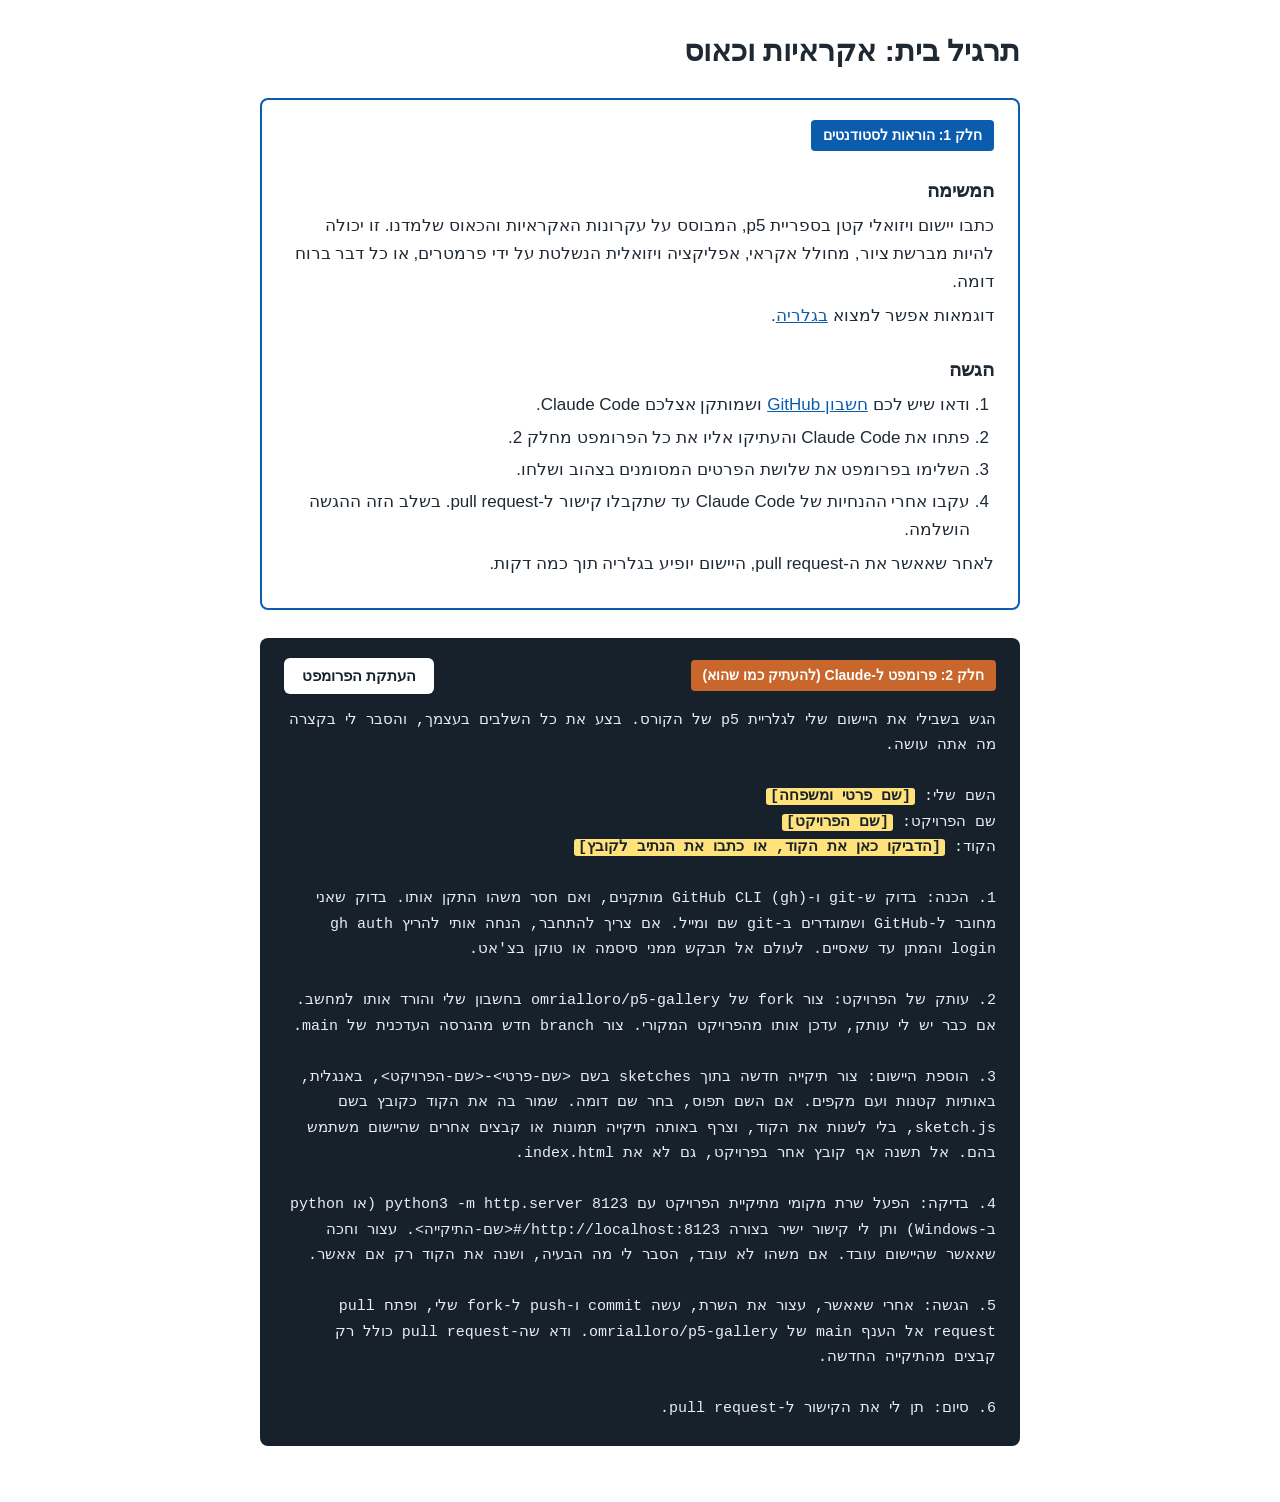
<file: instructions/index.html>
<!doctype html>
<html lang="he" dir="rtl">
<head>
  <meta charset="utf-8">
  <meta name="viewport" content="width=device-width, initial-scale=1">
  <title>תרגיל בית: אקראיות וכאוס</title>
  <style>
    :root { color-scheme: light; }
    * { box-sizing: border-box; }
    body {
      margin: 0; padding: 32px 16px 56px; background: #fff; color: #1f2933;
      font: 17px/1.65 Arial, "Helvetica Neue", sans-serif;
    }
    main { max-width: 760px; margin: 0 auto; }
    h1 { font-size: 30px; line-height: 1.25; margin: 0 0 28px; }
    h2 { font-size: 19px; margin: 24px 0 6px; }
    a { color: #0b5cad; overflow-wrap: anywhere; }
    ol { margin: 6px 0; padding-inline-start: 24px; }
    li { margin: 4px 0; }
    p { margin: 6px 0; }

    .tag {
      display: inline-block; padding: 4px 12px; border-radius: 4px;
      font-size: 14px; font-weight: 700; color: #fff;
    }

    /* Part for students: light, regular type */
    .students { border: 2px solid #0b5cad; border-radius: 8px; padding: 20px 24px 24px; }
    .students .tag { background: #0b5cad; }

    /* Part for Claude: dark, monospace type */
    .claude { margin-top: 28px; background: #17212b; color: #e8edf2; border-radius: 8px; padding: 20px 24px 24px; }
    .claude .tag { background: #c8662b; }
    .claude-head { display: flex; align-items: center; justify-content: space-between; gap: 12px; flex-wrap: wrap; margin-bottom: 14px; }
    #copy {
      font: 700 15px Arial, sans-serif; padding: 9px 18px; border: 0; border-radius: 6px;
      background: #fff; color: #17212b; cursor: pointer;
    }
    #copy:hover { background: #dfe6ec; }
    #prompt {
      margin: 0; white-space: pre-wrap; overflow-wrap: anywhere;
      font: 15px/1.7 "Courier New", Menlo, Consolas, monospace;
    }
    #prompt mark { background: #ffe27a; color: #17212b; padding: 0 4px; border-radius: 3px; font-weight: 700; }

    @media print {
      #copy { display: none; }
      body { padding: 0; }
      * { -webkit-print-color-adjust: exact; print-color-adjust: exact; }
    }
  </style>
</head>
<body>
<main>
  <h1>תרגיל בית: אקראיות וכאוס</h1>

  <section class="students">
    <span class="tag">חלק 1: הוראות לסטודנטים</span>

    <h2>המשימה</h2>
    <p>כתבו יישום ויזואלי קטן בספריית p5, המבוסס על עקרונות האקראיות והכאוס שלמדנו. זו יכולה להיות מברשת ציור, מחולל אקראי, אפליקציה ויזואלית הנשלטת על ידי פרמטרים, או כל דבר ברוח דומה.</p>
    <p>דוגמאות אפשר למצוא <a href="https://omrialloro.github.io/p5-gallery/">בגלריה</a>.</p>

    <h2>הגשה</h2>
    <ol>
      <li>ודאו שיש לכם <a href="https://github.com/signup">חשבון GitHub</a> ושמותקן אצלכם Claude Code.</li>
      <li>פתחו את Claude Code והעתיקו אליו את כל הפרומפט מחלק 2.</li>
      <li>השלימו בפרומפט את שלושת הפרטים המסומנים בצהוב ושלחו.</li>
      <li>עקבו אחרי ההנחיות של Claude Code עד שתקבלו קישור ל-pull request. בשלב הזה ההגשה הושלמה.</li>
    </ol>
    <p>לאחר שאאשר את ה-pull request, היישום יופיע בגלריה תוך כמה דקות.</p>
  </section>

  <section class="claude">
    <div class="claude-head">
      <span class="tag">חלק 2: פרומפט ל-Claude (להעתיק כמו שהוא)</span>
      <button id="copy" type="button">העתקת הפרומפט</button>
    </div>
<pre id="prompt">הגש בשבילי את היישום שלי לגלריית p5 של הקורס. בצע את כל השלבים בעצמך, והסבר לי בקצרה מה אתה עושה.

השם שלי: <mark>[שם פרטי ומשפחה]</mark>
שם הפרויקט: <mark>[שם הפרויקט]</mark>
הקוד: <mark>[הדביקו כאן את הקוד, או כתבו את הנתיב לקובץ]</mark>

1. הכנה: בדוק ש-git ו-GitHub CLI (gh) מותקנים, ואם חסר משהו התקן אותו. בדוק שאני מחובר ל-GitHub ושמוגדרים ב-git שם ומייל. אם צריך להתחבר, הנחה אותי להריץ gh auth login והמתן עד שאסיים. לעולם אל תבקש ממני סיסמה או טוקן בצ'אט.

2. עותק של הפרויקט: צור fork של omrialloro/p5-gallery בחשבון שלי והורד אותו למחשב. אם כבר יש לי עותק, עדכן אותו מהפרויקט המקורי. צור branch חדש מהגרסה העדכנית של main.

3. הוספת היישום: צור תיקייה חדשה בתוך sketches בשם &lt;שם-פרטי&gt;-&lt;שם-הפרויקט&gt;, באנגלית, באותיות קטנות ועם מקפים. אם השם תפוס, בחר שם דומה. שמור בה את הקוד כקובץ בשם sketch.js, בלי לשנות את הקוד, וצרף באותה תיקייה תמונות או קבצים אחרים שהיישום משתמש בהם. אל תשנה אף קובץ אחר בפרויקט, גם לא את index.html.

4. בדיקה: הפעל שרת מקומי מתיקיית הפרויקט עם python3 -m http.server 8123 (או python ב-Windows) ותן לי קישור ישיר בצורה http://localhost:8123/#&lt;שם-התיקייה&gt;. עצור וחכה שאאשר שהיישום עובד. אם משהו לא עובד, הסבר לי מה הבעיה, ושנה את הקוד רק אם אאשר.

5. הגשה: אחרי שאאשר, עצור את השרת, עשה commit ו-push ל-fork שלי, ופתח pull request אל הענף main של omrialloro/p5-gallery. ודא שה-pull request כולל רק קבצים מהתיקייה החדשה.

6. סיום: תן לי את הקישור ל-pull request.</pre>
  </section>
</main>

<script>
  const button = document.getElementById('copy');
  const prompt = document.getElementById('prompt');

  button.addEventListener('click', async () => {
    const text = prompt.textContent;
    try {
      await navigator.clipboard.writeText(text);
    } catch {
      // Some browsers block the clipboard API for local files
      const area = document.createElement('textarea');
      area.value = text;
      document.body.appendChild(area);
      area.select();
      document.execCommand('copy');
      area.remove();
    }
    button.textContent = 'הועתק';
    setTimeout(() => { button.textContent = 'העתקת הפרומפט'; }, 1500);
  });
</script>
</body>
</html>
</file>
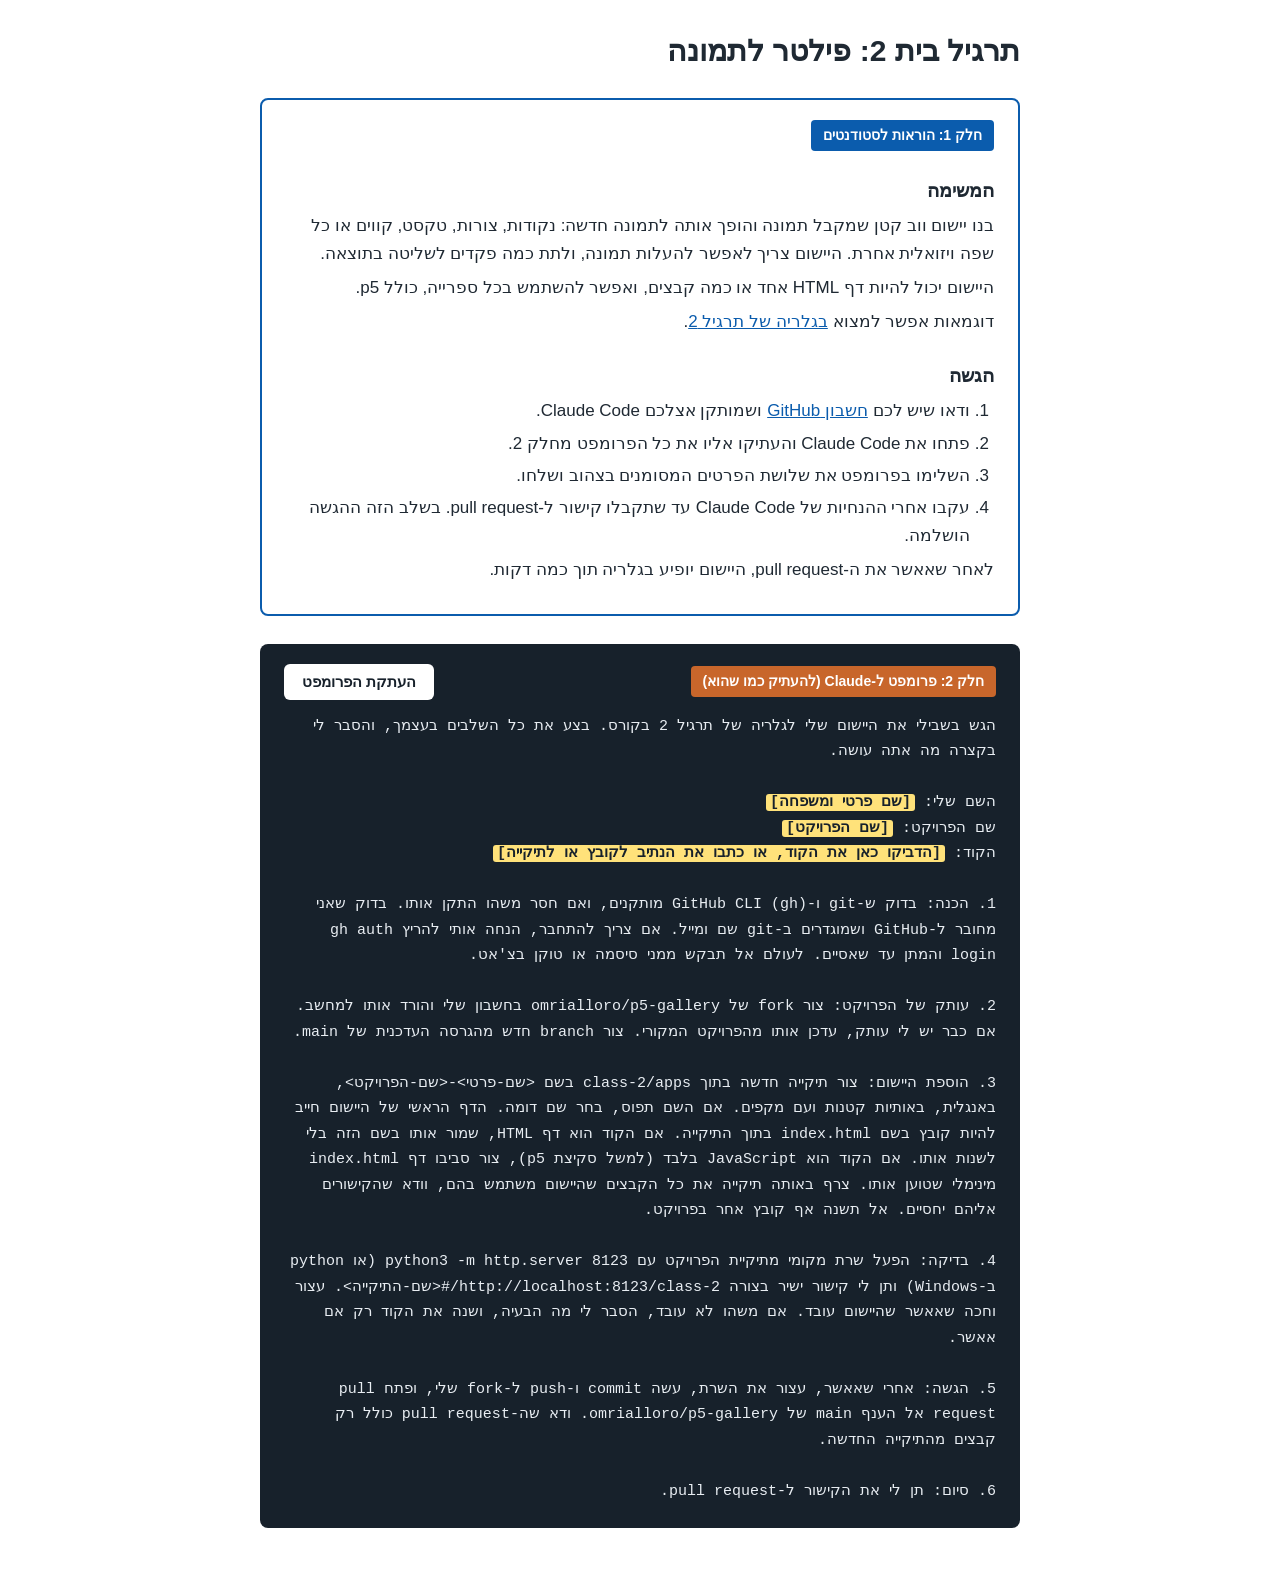
<file: class-2/instructions/index.html>
<!doctype html>
<html lang="he" dir="rtl">
<head>
  <meta charset="utf-8">
  <meta name="viewport" content="width=device-width, initial-scale=1">
  <title>תרגיל בית 2: פילטר לתמונה</title>
  <style>
    :root { color-scheme: light; }
    * { box-sizing: border-box; }
    body {
      margin: 0; padding: 32px 16px 56px; background: #fff; color: #1f2933;
      font: 17px/1.65 Arial, "Helvetica Neue", sans-serif;
    }
    main { max-width: 760px; margin: 0 auto; }
    h1 { font-size: 30px; line-height: 1.25; margin: 0 0 28px; }
    h2 { font-size: 19px; margin: 24px 0 6px; }
    a { color: #0b5cad; overflow-wrap: anywhere; }
    ol { margin: 6px 0; padding-inline-start: 24px; }
    li { margin: 4px 0; }
    p { margin: 6px 0; }

    .tag {
      display: inline-block; padding: 4px 12px; border-radius: 4px;
      font-size: 14px; font-weight: 700; color: #fff;
    }

    /* Part for students: light, regular type */
    .students { border: 2px solid #0b5cad; border-radius: 8px; padding: 20px 24px 24px; }
    .students .tag { background: #0b5cad; }

    /* Part for Claude: dark, monospace type */
    .claude { margin-top: 28px; background: #17212b; color: #e8edf2; border-radius: 8px; padding: 20px 24px 24px; }
    .claude .tag { background: #c8662b; }
    .claude-head { display: flex; align-items: center; justify-content: space-between; gap: 12px; flex-wrap: wrap; margin-bottom: 14px; }
    #copy {
      font: 700 15px Arial, sans-serif; padding: 9px 18px; border: 0; border-radius: 6px;
      background: #fff; color: #17212b; cursor: pointer;
    }
    #copy:hover { background: #dfe6ec; }
    #prompt {
      margin: 0; white-space: pre-wrap; overflow-wrap: anywhere;
      font: 15px/1.7 "Courier New", Menlo, Consolas, monospace;
    }
    #prompt mark { background: #ffe27a; color: #17212b; padding: 0 4px; border-radius: 3px; font-weight: 700; }

    @media print {
      #copy { display: none; }
      body { padding: 0; }
      * { -webkit-print-color-adjust: exact; print-color-adjust: exact; }
    }
  </style>
</head>
<body>
<main>
  <h1>תרגיל בית 2: פילטר לתמונה</h1>

  <section class="students">
    <span class="tag">חלק 1: הוראות לסטודנטים</span>

    <h2>המשימה</h2>
    <p>בנו יישום ווב קטן שמקבל תמונה והופך אותה לתמונה חדשה: נקודות, צורות, טקסט, קווים או כל שפה ויזואלית אחרת. היישום צריך לאפשר להעלות תמונה, ולתת כמה פקדים לשליטה בתוצאה.</p>
    <p>היישום יכול להיות דף HTML אחד או כמה קבצים, ואפשר להשתמש בכל ספרייה, כולל p5.</p>
    <p>דוגמאות אפשר למצוא <a href="https://omrialloro.github.io/p5-gallery/class-2/">בגלריה של תרגיל 2</a>.</p>

    <h2>הגשה</h2>
    <ol>
      <li>ודאו שיש לכם <a href="https://github.com/signup">חשבון GitHub</a> ושמותקן אצלכם Claude Code.</li>
      <li>פתחו את Claude Code והעתיקו אליו את כל הפרומפט מחלק 2.</li>
      <li>השלימו בפרומפט את שלושת הפרטים המסומנים בצהוב ושלחו.</li>
      <li>עקבו אחרי ההנחיות של Claude Code עד שתקבלו קישור ל-pull request. בשלב הזה ההגשה הושלמה.</li>
    </ol>
    <p>לאחר שאאשר את ה-pull request, היישום יופיע בגלריה תוך כמה דקות.</p>
  </section>

  <section class="claude">
    <div class="claude-head">
      <span class="tag">חלק 2: פרומפט ל-Claude (להעתיק כמו שהוא)</span>
      <button id="copy" type="button">העתקת הפרומפט</button>
    </div>
<pre id="prompt">הגש בשבילי את היישום שלי לגלריה של תרגיל 2 בקורס. בצע את כל השלבים בעצמך, והסבר לי בקצרה מה אתה עושה.

השם שלי: <mark>[שם פרטי ומשפחה]</mark>
שם הפרויקט: <mark>[שם הפרויקט]</mark>
הקוד: <mark>[הדביקו כאן את הקוד, או כתבו את הנתיב לקובץ או לתיקייה]</mark>

1. הכנה: בדוק ש-git ו-GitHub CLI (gh) מותקנים, ואם חסר משהו התקן אותו. בדוק שאני מחובר ל-GitHub ושמוגדרים ב-git שם ומייל. אם צריך להתחבר, הנחה אותי להריץ gh auth login והמתן עד שאסיים. לעולם אל תבקש ממני סיסמה או טוקן בצ'אט.

2. עותק של הפרויקט: צור fork של omrialloro/p5-gallery בחשבון שלי והורד אותו למחשב. אם כבר יש לי עותק, עדכן אותו מהפרויקט המקורי. צור branch חדש מהגרסה העדכנית של main.

3. הוספת היישום: צור תיקייה חדשה בתוך class-2/apps בשם &lt;שם-פרטי&gt;-&lt;שם-הפרויקט&gt;, באנגלית, באותיות קטנות ועם מקפים. אם השם תפוס, בחר שם דומה. הדף הראשי של היישום חייב להיות קובץ בשם index.html בתוך התיקייה. אם הקוד הוא דף HTML, שמור אותו בשם הזה בלי לשנות אותו. אם הקוד הוא JavaScript בלבד (למשל סקיצת p5), צור סביבו דף index.html מינימלי שטוען אותו. צרף באותה תיקייה את כל הקבצים שהיישום משתמש בהם, וודא שהקישורים אליהם יחסיים. אל תשנה אף קובץ אחר בפרויקט.

4. בדיקה: הפעל שרת מקומי מתיקיית הפרויקט עם python3 -m http.server 8123 (או python ב-Windows) ותן לי קישור ישיר בצורה http://localhost:8123/class-2/#&lt;שם-התיקייה&gt;. עצור וחכה שאאשר שהיישום עובד. אם משהו לא עובד, הסבר לי מה הבעיה, ושנה את הקוד רק אם אאשר.

5. הגשה: אחרי שאאשר, עצור את השרת, עשה commit ו-push ל-fork שלי, ופתח pull request אל הענף main של omrialloro/p5-gallery. ודא שה-pull request כולל רק קבצים מהתיקייה החדשה.

6. סיום: תן לי את הקישור ל-pull request.</pre>
  </section>
</main>

<script>
  const button = document.getElementById('copy');
  const prompt = document.getElementById('prompt');

  button.addEventListener('click', async () => {
    const text = prompt.textContent;
    try {
      await navigator.clipboard.writeText(text);
    } catch {
      // Some browsers block the clipboard API for local files
      const area = document.createElement('textarea');
      area.value = text;
      document.body.appendChild(area);
      area.select();
      document.execCommand('copy');
      area.remove();
    }
    button.textContent = 'הועתק';
    setTimeout(() => { button.textContent = 'העתקת הפרומפט'; }, 1500);
  });
</script>
</body>
</html>
</file>
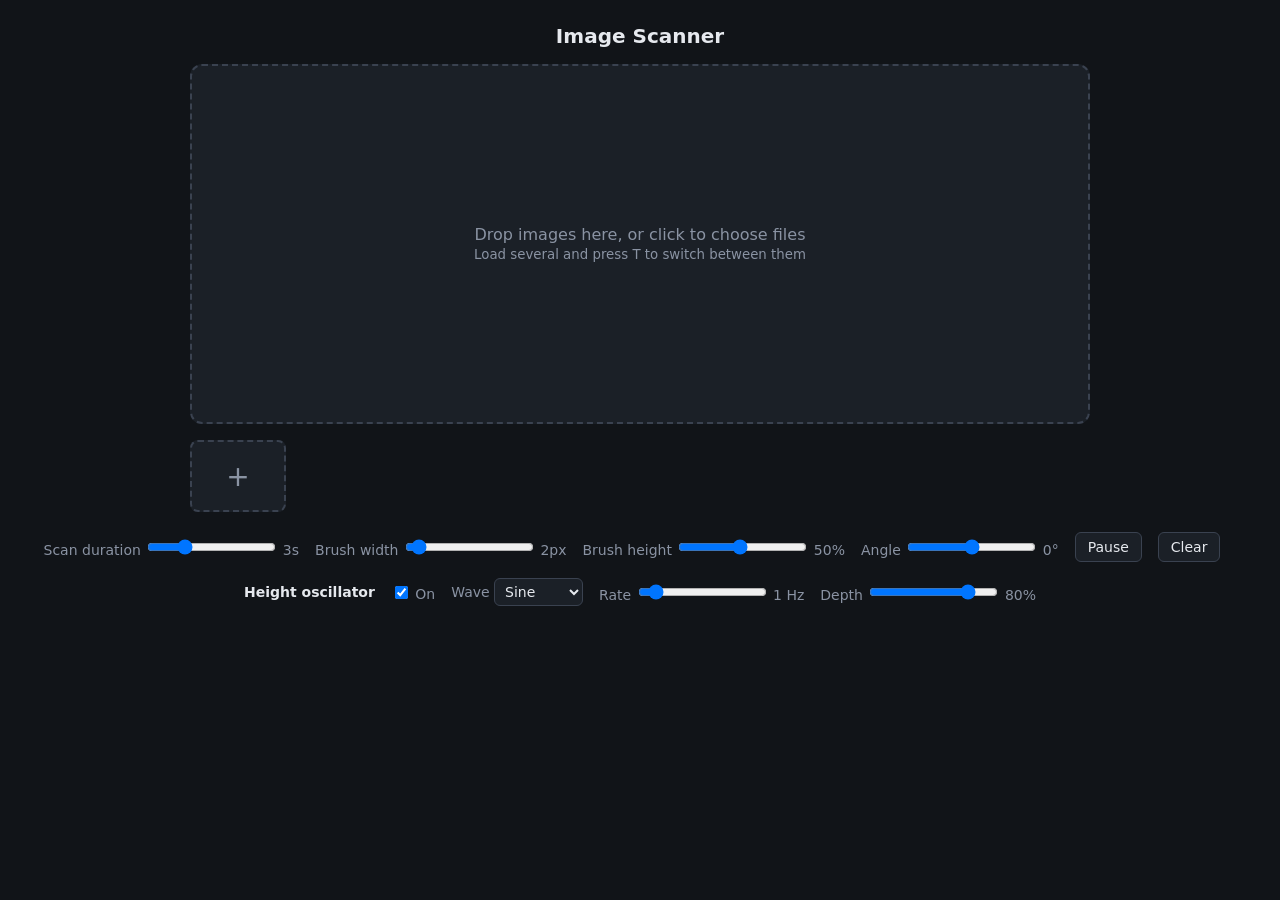
<file: class-2/apps/image-scanner/index.html>
<!doctype html>
<html lang="en">
<head>
  <meta charset="utf-8">
  <meta name="viewport" content="width=device-width, initial-scale=1">
  <title>Image Scanner</title>
  <style>
    :root {
      --bg: #111418;
      --panel: #1b2027;
      --border: #3a4250;
      --text: #e6e9ee;
      --muted: #8a93a3;
      --scan: #33ff99;
    }
    * { box-sizing: border-box; }
    body {
      margin: 0;
      min-height: 100vh;
      background: var(--bg);
      color: var(--text);
      font-family: system-ui, -apple-system, sans-serif;
      display: flex;
      flex-direction: column;
      align-items: center;
      gap: 16px;
      padding: 24px 16px;
    }
    h1 { margin: 0; font-size: 20px; font-weight: 600; }

    .stage {
      position: relative;
      width: min(900px, 100%);
      min-height: 360px;
      background: var(--panel);
      border: 2px dashed var(--border);
      border-radius: 12px;
      display: flex;
      align-items: center;
      justify-content: center;
      overflow: hidden;
      cursor: pointer;
    }
    .stage.dragover { border-color: var(--scan); }
    .stage.has-image { border-style: solid; min-height: 0; cursor: default; }

    .placeholder { color: var(--muted); text-align: center; pointer-events: none; }
    .stage.has-image .placeholder { display: none; }

    .frame { position: relative; display: none; line-height: 0; }
    .stage.has-image .frame { display: inline-block; }
    .frame img { display: block; max-width: 100%; max-height: 75vh; }

    .scan-line {
      position: absolute;
      top: 0;
      bottom: 0;
      left: 0;
      width: 2px;
      background: var(--scan);
      box-shadow: 0 0 8px var(--scan), 0 0 20px var(--scan);
      transform: translateX(-1px);
      pointer-events: none;
      z-index: 2;
    }

    .canvas-panel {
      width: min(900px, 100%);
      background: var(--panel);
      border: 2px solid var(--border);
      border-radius: 12px;
      display: none;
      justify-content: center;
      overflow: hidden;
    }
    .canvas-panel.ready { display: flex; }
    .canvas-wrap { position: relative; line-height: 0; }
    .paint {
      display: block;
      background: #000;
      cursor: none;
      touch-action: none;
    }

    .brush-cursor {
      position: absolute;
      border: 1px solid #fff;
      mix-blend-mode: difference;
      pointer-events: none;
      display: none;
      transform-origin: center;
      z-index: 3;
    }

    .controls { display: flex; gap: 16px; align-items: center; flex-wrap: wrap; color: var(--muted); font-size: 14px; }
    button {
      background: var(--panel);
      color: var(--text);
      border: 1px solid var(--border);
      border-radius: 6px;
      padding: 6px 12px;
      font: inherit;
      cursor: pointer;
    }
    button:hover { border-color: var(--scan); }
    select {
      background: var(--panel);
      color: var(--text);
      border: 1px solid var(--border);
      border-radius: 6px;
      padding: 4px 6px;
      font: inherit;
    }
    .photo-strip {
      width: min(900px, 100%);
      display: flex;
      gap: 8px;
      overflow-x: auto;
      padding-bottom: 4px;
    }
    .slot {
      position: relative;
      flex: 0 0 auto;
      width: 96px;
      height: 72px;
      border: 2px solid var(--border);
      border-radius: 8px;
      background: var(--panel);
      overflow: hidden;
      cursor: pointer;
      padding: 0;
    }
    .slot img { width: 100%; height: 100%; object-fit: cover; display: block; }
    .slot.active { border-color: var(--scan); }
    .slot .num {
      position: absolute; left: 4px; bottom: 3px;
      font-size: 11px; color: #fff; text-shadow: 0 0 3px #000;
    }
    .slot .remove {
      position: absolute; top: 2px; right: 2px;
      width: 20px; height: 20px; line-height: 16px;
      padding: 0; border-radius: 50%;
      font-size: 14px;
      background: rgba(0, 0, 0, 0.6);
      display: none;
    }
    .slot:hover .remove { display: block; }
    .slot.add {
      border-style: dashed;
      color: var(--muted);
      font-size: 28px;
      display: flex; align-items: center; justify-content: center;
    }
    .slot.add:hover, .photo-strip.dragover .slot.add { border-color: var(--scan); color: var(--text); }
    .controls .group-title { color: var(--text); font-weight: 600; }
  </style>
</head>
<body>
  <h1>Image Scanner</h1>

  <div class="canvas-panel" id="canvasPanel">
    <div class="canvas-wrap">
      <canvas class="paint" id="paint"></canvas>
      <div class="brush-cursor" id="brushCursor"></div>
    </div>
  </div>

  <div class="stage" id="stage">
    <div class="placeholder">Drop images here, or click to choose files<br><small>Load several and press T to switch between them</small></div>
    <div class="frame" id="frame">
      <img id="image" alt="">
      <div class="scan-line" id="scanLine"></div>
    </div>
    <input type="file" id="fileInput" accept="image/*" multiple hidden>
  </div>

  <div class="photo-strip" id="photoStrip"></div>

  <div class="controls">
    <label>Scan duration
      <input type="range" id="duration" min="0.5" max="10" step="0.5" value="3">
      <span id="durationLabel">3s</span>
    </label>
    <label>Brush width
      <input type="range" id="brushWidth" min="1" max="20" step="1" value="2">
      <span id="brushWidthLabel">2px</span>
    </label>
    <label>Brush height
      <input type="range" id="brushHeight" min="5" max="100" step="5" value="50">
      <span id="brushHeightLabel">50%</span>
    </label>
    <label>Angle
      <input type="range" id="brushAngle" min="-180" max="180" step="1" value="0">
      <span id="brushAngleLabel">0°</span>
    </label>
    <button id="pauseBtn">Pause</button>
    <button id="clearBtn">Clear</button>
    <span id="photoLabel"></span>
  </div>

  <div class="controls">
    <span class="group-title">Height oscillator</span>
    <label><input type="checkbox" id="oscOn" checked> On</label>
    <label>Wave
      <select id="oscWave">
        <option value="sine">Sine</option>
        <option value="triangle">Triangle</option>
        <option value="square">Square</option>
        <option value="saw">Saw</option>
      </select>
    </label>
    <label>Rate
      <input type="range" id="oscRate" min="0.1" max="10" step="0.1" value="1">
      <span id="oscRateLabel">1 Hz</span>
    </label>
    <label>Depth
      <input type="range" id="oscDepth" min="0" max="100" step="5" value="80">
      <span id="oscDepthLabel">80%</span>
    </label>
  </div>

  <script>
    const stage = document.getElementById('stage');
    const frame = document.getElementById('frame');
    const image = document.getElementById('image');
    const scanLine = document.getElementById('scanLine');
    const fileInput = document.getElementById('fileInput');
    const durationInput = document.getElementById('duration');
    const durationLabel = document.getElementById('durationLabel');
    const pauseBtn = document.getElementById('pauseBtn');
    const photoStrip = document.getElementById('photoStrip');
    const photoLabel = document.getElementById('photoLabel');

    const paint = document.getElementById('paint');
    const ctx = paint.getContext('2d');
    const brushCursor = document.getElementById('brushCursor');
    const brushWidthInput = document.getElementById('brushWidth');
    const brushWidthLabel = document.getElementById('brushWidthLabel');
    const brushHeightInput = document.getElementById('brushHeight');
    const brushHeightLabel = document.getElementById('brushHeightLabel');
    const canvasPanel = document.getElementById('canvasPanel');
    const brushAngleInput = document.getElementById('brushAngle');
    const brushAngleLabel = document.getElementById('brushAngleLabel');
    const clearBtn = document.getElementById('clearBtn');
    const oscOn = document.getElementById('oscOn');
    const oscWave = document.getElementById('oscWave');
    const oscRate = document.getElementById('oscRate');
    const oscRateLabel = document.getElementById('oscRateLabel');
    const oscDepth = document.getElementById('oscDepth');
    const oscDepthLabel = document.getElementById('oscDepthLabel');

    let progress = 0;          // 0..1 position across the image
    let paused = false;
    let lastTime = null;
    let oscPhase = 0;          // 0..1 position in the oscillator cycle

    // Loaded photos; the scanner shows one at a time and T switches between them.
    // Each keeps its own decoded <img> so the brush can sample it immediately.
    const photos = [];             // [{ url, img }]
    let current = -1;
    let source = null;             // decoded image the brush samples from
    let paintBase = null;          // natural size of the first photo; fixes the canvas shape

    function addFiles(files) {
      const images = [...files].filter((f) => f.type.startsWith('image/'));
      if (!images.length) return;
      const first = photos.length;
      let loaded = 0;
      for (const file of images) {
        const img = new Image();
        img.src = URL.createObjectURL(file);
        photos.push({ url: img.src, img });
        img.onload = () => { if (++loaded === images.length) showPhoto(first); };
      }
    }

    function showPhoto(i) {
      if (!photos.length) {
        current = -1;
        source = null;
        image.removeAttribute('src');
        stage.classList.remove('has-image');
        photoLabel.textContent = '';
        renderStrip();
        return;
      }
      current = (i + photos.length) % photos.length;
      source = photos[current].img;
      image.src = photos[current].url;
      stage.classList.add('has-image');
      canvasPanel.classList.add('ready');
      if (!paintBase) {
        paintBase = { w: source.naturalWidth, h: source.naturalHeight };
        resizePaint(true);
      }
      photoLabel.textContent = photos.length > 1
        ? `Photo ${current + 1}/${photos.length} — T / Shift+T to switch`
        : '';
      renderStrip();
    }

    function removePhoto(i) {
      URL.revokeObjectURL(photos[i].url);
      photos.splice(i, 1);
      showPhoto(i < current ? current - 1 : Math.min(current, photos.length - 1));
    }

    // Thumbnail slots: click to select, × to remove, + to add more
    function renderStrip() {
      photoStrip.replaceChildren();
      photos.forEach((photo, i) => {
        const slot = document.createElement('div');
        slot.className = 'slot' + (i === current ? ' active' : '');
        slot.title = `Photo ${i + 1}`;
        slot.innerHTML = `<img src="${photo.url}" alt=""><span class="num">${i + 1}</span>`;
        slot.addEventListener('click', () => showPhoto(i));
        const remove = document.createElement('button');
        remove.className = 'remove';
        remove.textContent = '×';
        remove.title = 'Remove photo';
        remove.addEventListener('click', (e) => { e.stopPropagation(); removePhoto(i); });
        slot.append(remove);
        photoStrip.append(slot);
      });
      const add = document.createElement('button');
      add.className = 'slot add';
      add.textContent = '+';
      add.title = 'Add photos (you can pick several at once)';
      add.addEventListener('click', () => fileInput.click());
      photoStrip.append(add);
    }
    renderStrip();

    photoStrip.addEventListener('dragover', (e) => { e.preventDefault(); photoStrip.classList.add('dragover'); });
    photoStrip.addEventListener('dragleave', () => photoStrip.classList.remove('dragover'));
    photoStrip.addEventListener('drop', (e) => {
      e.preventDefault();
      photoStrip.classList.remove('dragover');
      addFiles(e.dataTransfer.files);
    });

    window.addEventListener('keydown', (e) => {
      if (e.key.toLowerCase() !== 't' || e.repeat) return;
      showPhoto(current + (e.shiftKey ? -1 : 1));
    });

    // kept for the drop/file-picker paths and quick testing
    function loadFile(file) { if (file) addFiles([file]); }

    // Choosing / dropping an image
    stage.addEventListener('click', () => {
      if (!stage.classList.contains('has-image')) fileInput.click();
    });
    fileInput.addEventListener('change', () => {
      addFiles(fileInput.files);
      fileInput.value = '';          // allow picking the same files again
    });

    stage.addEventListener('dragover', (e) => { e.preventDefault(); stage.classList.add('dragover'); });
    stage.addEventListener('dragleave', () => stage.classList.remove('dragover'));
    stage.addEventListener('drop', (e) => {
      e.preventDefault();
      stage.classList.remove('dragover');
      addFiles(e.dataTransfer.files);
    });

    // Controls
    durationInput.addEventListener('input', () => {
      durationLabel.textContent = durationInput.value + 's';
    });
    pauseBtn.addEventListener('click', () => {
      paused = !paused;
      pauseBtn.textContent = paused ? 'Resume' : 'Pause';
    });

    // Painting canvas: a separate panel shaped like the first photo, fitted the
    // same way the scanner image is (panel width, 75% of the window height)
    function resizePaint(clear) {
      if (!paintBase) return;
      const dpr = window.devicePixelRatio || 1;
      const aspect = paintBase.w / paintBase.h;
      const cssW = Math.floor(Math.min(paintBase.w, canvasPanel.clientWidth, window.innerHeight * 0.75 * aspect));
      const cssH = Math.round(cssW / aspect);
      paint.style.width = cssW + 'px';
      paint.style.height = cssH + 'px';
      const w = Math.round(cssW * dpr);
      const h = Math.round(cssH * dpr);
      if (w === paint.width && h === paint.height && !clear) return;
      let old = null;
      if (!clear && paint.width && paint.height) {
        old = document.createElement('canvas');
        old.width = paint.width; old.height = paint.height;
        old.getContext('2d').drawImage(paint, 0, 0);
      }
      paint.width = w; paint.height = h;
      ctx.imageSmoothingEnabled = false;
      if (old) ctx.drawImage(old, 0, 0, w, h);
    }
    window.addEventListener('resize', () => resizePaint(false));

    // Oscillator output in -1..1 for the current phase
    function oscValue() {
      const t = oscPhase;
      switch (oscWave.value) {
        case 'triangle': return 1 - 4 * Math.abs(t - 0.5);
        case 'square': return t < 0.5 ? 1 : -1;
        case 'saw': return 2 * t - 1;
        default: return Math.sin(2 * Math.PI * t);
      }
    }

    function brushSize() {
      const base = paint.clientHeight * parseInt(brushHeightInput.value, 10) / 100;
      let h = base;
      if (oscOn.checked) {
        h = base * (1 + (parseInt(oscDepth.value, 10) / 100) * oscValue());
      }
      return {
        w: parseInt(brushWidthInput.value, 10),
        h: Math.min(paint.clientHeight, Math.max(1, h)),
      };
    }

    // Stamp the image column under the scan line at (x, y) in CSS pixels
    function stamp(x, y, h, angle) {
      const dpr = paint.width / paint.clientWidth;
      const { w } = brushSize();
      if (!source) return;
      const sx = Math.min(Math.floor(progress * source.naturalWidth), source.naturalWidth - 1);
      ctx.save();
      ctx.translate(x * dpr, y * dpr);
      ctx.rotate(angle * Math.PI / 180);
      ctx.drawImage(source,
        sx, 0, 1, source.naturalHeight,
        -w / 2 * dpr, -h / 2 * dpr, w * dpr, h * dpr);
      ctx.restore();
    }

    // Brush angle in degrees, kept in -180..180
    let brushAngle = 0;
    function setAngle(deg) {
      brushAngle = ((deg + 180) % 360 + 360) % 360 - 180;
      brushAngleInput.value = Math.round(brushAngle);
      brushAngleLabel.textContent = Math.round(brushAngle) + '°';
    }
    brushAngleInput.addEventListener('input', () => setAngle(parseFloat(brushAngleInput.value)));

    let drawing = false;
    let lastPoint = null;
    let cursorPoint = null;    // last pointer position over the canvas

    function pointerPos(e) {
      const r = paint.getBoundingClientRect();
      return { x: e.clientX - r.left, y: e.clientY - r.top };
    }

    function moveCursor(p) {
      cursorPoint = p;
      const { w, h } = brushSize();
      brushCursor.style.display = 'block';
      brushCursor.style.left = (p.x - w / 2) + 'px';
      brushCursor.style.top = (p.y - h / 2) + 'px';
      brushCursor.style.width = w + 'px';
      brushCursor.style.height = h + 'px';
      brushCursor.style.transform = `rotate(${brushAngle}deg)`;
    }

    // Touch: the left finger paints, a second finger to its right is an angle
    // control — dragging it up/down turns the brush while the left keeps painting.
    const ANGLE_PER_PX = 1;        // degrees of rotation per pixel of control-finger drag
    const touches = new Map();     // pointerId -> {x, y}
    let paintId = null;            // pointer that paints
    let control = null;            // {id, startY, startAngle} for the angle finger

    function capture(e) {
      try { paint.setPointerCapture(e.pointerId); } catch { /* pointer already gone */ }
    }

    function beginStroke(p) {
      drawing = true;
      lastPoint = { x: p.x, y: p.y, h: brushSize().h, a: brushAngle };
      stamp(lastPoint.x, lastPoint.y, lastPoint.h, lastPoint.a);
    }

    function continueStroke(p) {
      // Fill the gap between pointer events so fast strokes stay continuous,
      // blending the (oscillating) height and the angle so edges stay smooth
      const next = { x: p.x, y: p.y, h: brushSize().h, a: brushAngle };
      const dx = next.x - lastPoint.x, dy = next.y - lastPoint.y;
      const dh = next.h - lastPoint.h;
      const da = ((next.a - lastPoint.a + 540) % 360) - 180;   // shortest way round
      // enough stamps for both the move and the sweep of the brush tips when turning
      const tipTravel = Math.abs(da) * Math.PI / 180 * Math.max(lastPoint.h, next.h) / 2;
      const steps = Math.max(1, Math.ceil(Math.max(Math.hypot(dx, dy), tipTravel)));
      for (let i = 1; i <= steps; i++) {
        const k = i / steps;
        stamp(lastPoint.x + dx * k, lastPoint.y + dy * k, lastPoint.h + dh * k, lastPoint.a + da * k);
      }
      lastPoint = next;
    }

    // Spin mode (hold S): pointer movement turns the brush instead of moving it,
    // so you can keep painting while spinning in place. When S is released the
    // stroke carries on from where the brush is (the brush keeps an offset from
    // the hidden pointer until the stroke ends).
    const SPIN_PER_PX = 1;         // degrees per pixel of horizontal movement
    let spinning = false;
    let lastRaw = null;            // last raw pointer position
    let offset = { x: 0, y: 0 };   // brush position = pointer + offset

    window.addEventListener('keydown', (e) => {
      if (e.key.toLowerCase() === 's') spinning = true;
    });
    window.addEventListener('keyup', (e) => {
      if (e.key.toLowerCase() === 's') spinning = false;
    });
    window.addEventListener('blur', () => { spinning = false; });

    paint.addEventListener('pointerdown', (e) => {
      const raw = pointerPos(e);
      const p = e.pointerType === 'touch' ? raw : { x: raw.x + offset.x, y: raw.y + offset.y };
      lastRaw = raw;
      capture(e);
      if (e.pointerType === 'touch') {
        touches.set(e.pointerId, p);
        if (paintId !== null && control === null) {
          // Second finger: whichever is further right becomes the angle control
          const painter = touches.get(paintId);
          if (p.x >= painter.x) {
            control = { id: e.pointerId, startY: p.y, startAngle: brushAngle };
          } else {
            control = { id: paintId, startY: painter.y, startAngle: brushAngle };
            paintId = e.pointerId;
            beginStroke(p);
          }
          return;
        }
        if (paintId !== null) return;   // ignore third+ fingers
        paintId = e.pointerId;
      }
      beginStroke(p);
    });

    paint.addEventListener('pointermove', (e) => {
      const p = pointerPos(e);
      if (touches.has(e.pointerId)) {
        touches.set(e.pointerId, p);
        if (control && e.pointerId === control.id) {
          setAngle(control.startAngle + (p.y - control.startY) * ANGLE_PER_PX);
          if (cursorPoint) moveCursor(cursorPoint);
          return;
        }
        if (e.pointerId !== paintId) return;
      }
      if (spinning && cursorPoint) {
        if (lastRaw) setAngle(brushAngle + (p.x - lastRaw.x) * SPIN_PER_PX);
        offset = { x: cursorPoint.x - p.x, y: cursorPoint.y - p.y };   // brush stays put
      } else if (!drawing) {
        offset = { x: 0, y: 0 };      // hovering: brush follows the pointer again
      }
      lastRaw = p;
      const b = { x: p.x + offset.x, y: p.y + offset.y };
      moveCursor(b);
      if (drawing) continueStroke(b);
    });

    const endPointer = (e) => {
      touches.delete(e.pointerId);
      if (control && e.pointerId === control.id) {
        control = null;                 // painting finger keeps going
        return;
      }
      if (e.pointerType === 'touch' && e.pointerId !== paintId) return;
      drawing = false;
      lastPoint = null;
      paintId = null;
      control = null;
    };
    paint.addEventListener('pointerup', endPointer);
    paint.addEventListener('pointercancel', endPointer);
    paint.addEventListener('pointerleave', () => {
      brushCursor.style.display = 'none';
      cursorPoint = null;
      lastRaw = null;
    });

    // Safari trackpad rotate gesture (macOS). Skipped while touch pointers are
    // active, since iOS Safari also fires these alongside the touch handling above.
    let gestureStartAngle = 0;
    paint.addEventListener('gesturestart', (e) => {
      e.preventDefault();
      gestureStartAngle = brushAngle;
    });
    paint.addEventListener('gesturechange', (e) => {
      e.preventDefault();
      if (touches.size === 0) setAngle(gestureStartAngle + e.rotation);
    });

    // Two-finger trackpad scroll (Chrome/Firefox don't expose rotate gestures).
    // ctrlKey means pinch-zoom, which is left alone.
    paint.addEventListener('wheel', (e) => {
      if (e.ctrlKey) return;
      e.preventDefault();
      setAngle(brushAngle + (e.deltaX + e.deltaY) * 0.25);
      if (cursorPoint) moveCursor(cursorPoint);
    }, { passive: false });

    // Keyboard rotation, usable while painting on a trackpad: hold A / ← to turn
    // counterclockwise, D / → to turn clockwise (Shift = faster)
    const ROTATE_SPEED = 90;        // degrees per second
    const heldKeys = new Set();
    const ROTATE_KEYS = { a: -1, arrowleft: -1, d: 1, arrowright: 1 };
    window.addEventListener('keydown', (e) => {
      const key = e.key.toLowerCase();
      if (!(key in ROTATE_KEYS)) return;
      e.preventDefault();             // keep arrows from moving a focused slider
      heldKeys.add(key);
    });
    window.addEventListener('keyup', (e) => heldKeys.delete(e.key.toLowerCase()));
    window.addEventListener('blur', () => heldKeys.clear());
    let rotateFast = false;
    window.addEventListener('keydown', (e) => { rotateFast = e.shiftKey; });
    window.addEventListener('keyup', (e) => { rotateFast = e.shiftKey; });

    function keyRotation(dt) {
      let dir = 0;
      for (const k of heldKeys) dir += ROTATE_KEYS[k];
      if (!dir) return;
      setAngle(brushAngle + Math.sign(dir) * ROTATE_SPEED * (rotateFast ? 3 : 1) * dt);
      if (cursorPoint) moveCursor(cursorPoint);
      if (drawing) continueStroke(lastPoint);   // turning in place paints a fan
    }

    brushWidthInput.addEventListener('input', () => {
      brushWidthLabel.textContent = brushWidthInput.value + 'px';
    });
    brushHeightInput.addEventListener('input', () => {
      brushHeightLabel.textContent = brushHeightInput.value + '%';
    });
    oscRate.addEventListener('input', () => {
      oscRateLabel.textContent = oscRate.value + ' Hz';
    });
    oscDepth.addEventListener('input', () => {
      oscDepthLabel.textContent = oscDepth.value + '%';
    });
    clearBtn.addEventListener('click', () => ctx.clearRect(0, 0, paint.width, paint.height));

    // Animation loop: scan moves left → right and wraps; oscillator runs freely
    function tick(time) {
      if (lastTime !== null) {
        // capped so a throttled/background tab doesn't jump when it resumes
        const dt = Math.min((time - lastTime) / 1000, 0.1);
        if (!paused) progress = (progress + dt / parseFloat(durationInput.value)) % 1;
        oscPhase = (oscPhase + dt * parseFloat(oscRate.value)) % 1;
        keyRotation(dt);
      }
      lastTime = time;
      scanLine.style.left = (progress * frame.clientWidth) + 'px';
      if (cursorPoint) moveCursor(cursorPoint);   // keep the brush outline in sync with the oscillator
      requestAnimationFrame(tick);
    }
    requestAnimationFrame(tick);
  </script>
</body>
</html>
</file>
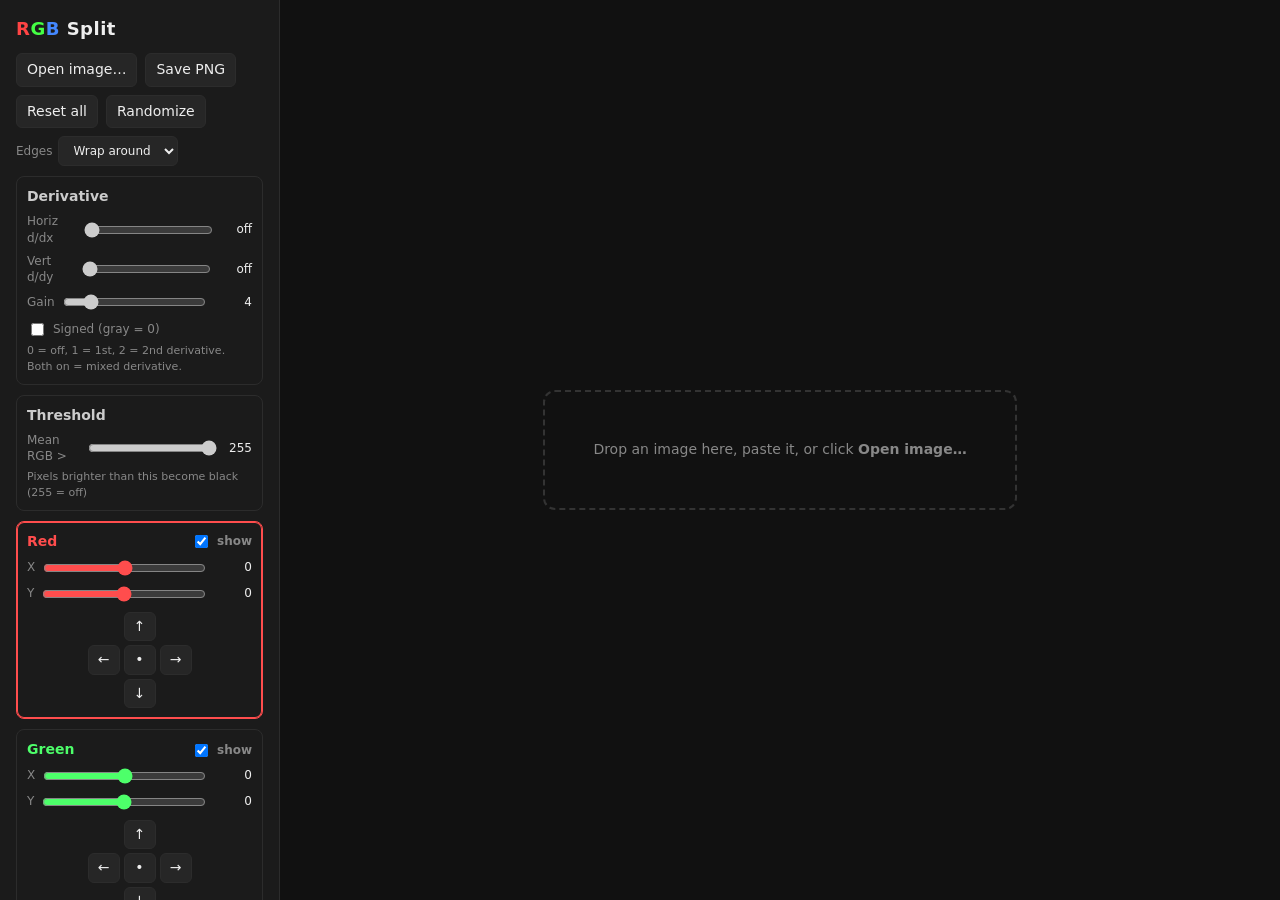
<file: class-2/apps/rgb-split/index.html>
<!doctype html>
<html lang="en">
<head>
<meta charset="utf-8">
<meta name="viewport" content="width=device-width, initial-scale=1">
<title>RGB Split</title>
<style>
  :root { --bg:#111; --panel:#1b1b1b; --line:#2c2c2c; --fg:#eee; --mute:#888; }
  * { box-sizing: border-box; }
  body { margin:0; background:var(--bg); color:var(--fg); font:14px/1.4 system-ui, sans-serif; display:flex; height:100vh; }
  aside { width:280px; flex:none; background:var(--panel); border-right:1px solid var(--line); padding:16px; overflow:auto; }
  main { flex:1; display:flex; align-items:center; justify-content:center; overflow:auto; position:relative; }
  h1 { font-size:18px; margin:0 0 12px; letter-spacing:.5px; }
  h1 span:nth-child(1){color:#f44} h1 span:nth-child(2){color:#4f4} h1 span:nth-child(3){color:#48f}
  button, select { background:#262626; color:var(--fg); border:1px solid var(--line); border-radius:6px; padding:6px 10px; cursor:pointer; font:inherit; }
  button:hover { border-color:#555; }
  .row { display:flex; gap:8px; margin:8px 0; flex-wrap:wrap; }
  .ch { border:1px solid var(--line); border-radius:8px; padding:10px; margin:10px 0; cursor:pointer; }
  .ch.active { border-color:var(--c); box-shadow:0 0 0 1px var(--c) inset; }
  .ch header { display:flex; justify-content:space-between; align-items:center; font-weight:600; color:var(--c); }
  .ch label { display:flex; align-items:center; gap:6px; font-size:12px; color:var(--mute); margin-top:6px; }
  .ch input[type=range] { flex:1; accent-color:var(--c); }
  .ch output { width:38px; text-align:right; color:var(--fg); font-variant-numeric:tabular-nums; }
  .pad { display:grid; grid-template-columns:repeat(3,32px); gap:4px; justify-content:center; margin-top:8px; }
  .pad button { padding:4px 0; }
  .hint { color:var(--mute); font-size:12px; margin-top:12px; }
  kbd { background:#2a2a2a; border:1px solid #3a3a3a; border-radius:4px; padding:0 4px; font-size:11px; }
  canvas { max-width:100%; max-height:100%; image-rendering:auto; cursor:grab; display:none; }
  canvas.dragging { cursor:grabbing; }
  #drop { text-align:center; color:var(--mute); border:2px dashed #333; border-radius:12px; padding:48px; }
  main.over #drop { border-color:#888; color:#ccc; }
  @media (max-width:700px){ body{flex-direction:column;height:auto} aside{width:auto;border-right:0;border-bottom:1px solid var(--line)} main{min-height:60vh;padding:16px} }
</style>
</head>
<body>
<aside>
  <h1><span>R</span><span>G</span><span>B</span> Split</h1>
  <div class="row">
    <button id="open">Open image…</button>
    <input id="file" type="file" accept="image/*" hidden>
    <button id="save">Save PNG</button>
  </div>
  <div class="row">
    <button id="reset">Reset all</button>
    <button id="random">Randomize</button>
  </div>
  <label class="row" style="align-items:center;gap:6px;color:var(--mute);font-size:12px">
    Edges <select id="edge"><option value="wrap">Wrap around</option><option value="clip">Clip (black)</option></select>
  </label>
  <div class="ch" style="--c:#ccc;cursor:default">
    <header><span>Derivative</span></header>
    <label>Horiz d/dx <input type="range" id="dx" min="0" max="2" step="1" value="0"><output id="dxOut">off</output></label>
    <label>Vert d/dy <input type="range" id="dy" min="0" max="2" step="1" value="0"><output id="dyOut">off</output></label>
    <label>Gain <input type="range" id="gain" min="1" max="20" step="0.5" value="4"><output id="gainOut">4</output></label>
    <label style="margin-top:8px"><input type="checkbox" id="signed"> Signed (gray = 0)</label>
    <div style="font-size:11px;color:var(--mute);margin-top:4px">0 = off, 1 = 1st, 2 = 2nd derivative. Both on = mixed derivative.</div>
  </div>
  <div class="ch" style="--c:#ccc;cursor:default">
    <header><span>Threshold</span></header>
    <label>Mean RGB &gt; <input type="range" id="thresh" min="0" max="255" value="255"><output id="threshOut">255</output></label>
    <div style="font-size:11px;color:var(--mute);margin-top:4px">Pixels brighter than this become black (255 = off)</div>
  </div>
  <div id="channels"></div>
  <div class="hint">
    Click a channel to select it, then:<br>
    • Drag on the image<br>
    • <kbd>←</kbd><kbd>↑</kbd><kbd>→</kbd><kbd>↓</kbd> move 1px (<kbd>Shift</kbd> = 10px)<br>
    • <kbd>1</kbd><kbd>2</kbd><kbd>3</kbd> select R / G / B<br>
    • <kbd>A</kbd> select all, <kbd>0</kbd> reset selected<br>
    Drop or paste an image anywhere.
  </div>
</aside>
<main id="stage">
  <div id="drop">Drop an image here, paste it, or click <b>Open image…</b></div>
  <canvas id="view"></canvas>
</main>

<script>
const CH = [
  { name:'Red',   color:'#ff4d4d', mask:[1,0,0] },
  { name:'Green', color:'#4dff6a', mask:[0,1,0] },
  { name:'Blue',  color:'#4d8bff', mask:[0,0,1] },
];
const state = { x:[0,0,0], y:[0,0,0], on:[true,true,true], sel:new Set([0]) };
const MAX_SIDE = 2400, RANGE = 300;
let W = 0, H = 0, layers = [];
const view = document.getElementById('view'), ctx = view.getContext('2d');
const stage = document.getElementById('stage'), drop = document.getElementById('drop');

// ---------- UI ----------
const chWrap = document.getElementById('channels');
CH.forEach((c, i) => {
  const el = document.createElement('div');
  el.className = 'ch'; el.style.setProperty('--c', c.color); el.dataset.i = i;
  el.innerHTML = `
    <header><span>${c.name}</span><label style="margin:0"><input type="checkbox" checked data-k="on"> show</label></header>
    <label>X <input type="range" min="-${RANGE}" max="${RANGE}" value="0" data-k="x"><output>0</output></label>
    <label>Y <input type="range" min="-${RANGE}" max="${RANGE}" value="0" data-k="y"><output>0</output></label>
    <div class="pad">
      <span></span><button data-d="0,-1">↑</button><span></span>
      <button data-d="-1,0">←</button><button data-d="0,0">•</button><button data-d="1,0">→</button>
      <span></span><button data-d="0,1">↓</button><span></span>
    </div>`;
  el.addEventListener('click', e => {
    if (e.target.closest('input,button')) { if (!e.shiftKey) selectOnly(i); return; }
    if (e.shiftKey) { state.sel.has(i) && state.sel.size > 1 ? state.sel.delete(i) : state.sel.add(i); }
    else selectOnly(i);
    syncUI();
  });
  el.querySelectorAll('input[type=range]').forEach(r => r.addEventListener('input', () => {
    state[r.dataset.k][i] = +r.value; syncUI(); render();
  }));
  el.querySelector('[data-k=on]').addEventListener('change', e => { state.on[i] = e.target.checked; render(); });
  el.querySelectorAll('.pad button').forEach(b => b.addEventListener('click', e => {
    const [dx, dy] = b.dataset.d.split(',').map(Number);
    const step = e.shiftKey ? 10 : 1;
    if (!dx && !dy) { state.x[i] = 0; state.y[i] = 0; }
    else { state.x[i] += dx*step; state.y[i] += dy*step; }
    syncUI(); render();
  }));
  chWrap.appendChild(el);
});
function selectOnly(i){ state.sel = new Set([i]); syncUI(); }
function syncUI(){
  chWrap.querySelectorAll('.ch').forEach((el, i) => {
    el.classList.toggle('active', state.sel.has(i));
    ['x','y'].forEach(k => {
      const r = el.querySelector(`[data-k=${k}]`);
      r.value = state[k][i]; r.nextElementSibling.textContent = state[k][i];
    });
  });
}

// ---------- Loading ----------
const fileInput = document.getElementById('file');
document.getElementById('open').onclick = () => fileInput.click();
fileInput.onchange = () => fileInput.files[0] && loadFile(fileInput.files[0]);
['dragenter','dragover'].forEach(t => document.addEventListener(t, e => { e.preventDefault(); stage.classList.add('over'); }));
['dragleave','drop'].forEach(t => document.addEventListener(t, e => { e.preventDefault(); stage.classList.remove('over'); }));
document.addEventListener('drop', e => { const f = e.dataTransfer.files[0]; f && f.type.startsWith('image/') && loadFile(f); });
document.addEventListener('paste', e => {
  const item = [...e.clipboardData.items].find(it => it.type.startsWith('image/'));
  item && loadFile(item.getAsFile());
});

function loadFile(file){
  const url = URL.createObjectURL(file), img = new Image();
  img.onload = () => { URL.revokeObjectURL(url); setImage(img); };
  img.src = url;
}

function setImage(img){
  const s = Math.min(1, MAX_SIDE / Math.max(img.naturalWidth, img.naturalHeight));
  W = Math.round(img.naturalWidth * s); H = Math.round(img.naturalHeight * s);
  const src = document.createElement('canvas'); src.width = W; src.height = H;
  const sctx = src.getContext('2d'); sctx.drawImage(img, 0, 0, W, H);
  srcData = sctx.getImageData(0, 0, W, H).data;
  layers = CH.map(() => { const cv = document.createElement('canvas'); cv.width = W; cv.height = H; return cv; });
  view.width = W; view.height = H;
  view.style.display = 'block'; drop.style.display = 'none';
  buildLayers();
}

// Derivative kernels (central differences): order 0 = none, 1 = first, 2 = second.
const KERNELS = { 1:[-0.5, 0, 0.5], 2:[1, -2, 1] };
const ORDER_LABEL = ['off', '1st', '2nd'];
const dxEl = document.getElementById('dx'), dyEl = document.getElementById('dy');
const gainEl = document.getElementById('gain'), signedEl = document.getElementById('signed');

// Convolve float RGB buffer along one axis with a 3-tap kernel (edges clamped).
function conv1d(f, k, horizontal){
  const out = new Float32Array(f.length);
  for (let y = 0; y < H; y++) {
    for (let x = 0; x < W; x++) {
      const i = (y*W + x) * 3;
      let a, b;
      if (horizontal) { a = (y*W + Math.max(x-1, 0)) * 3; b = (y*W + Math.min(x+1, W-1)) * 3; }
      else            { a = (Math.max(y-1, 0)*W + x) * 3; b = (Math.min(y+1, H-1)*W + x) * 3; }
      out[i]   = k[0]*f[a]   + k[1]*f[i]   + k[2]*f[b];
      out[i+1] = k[0]*f[a+1] + k[1]*f[i+1] + k[2]*f[b+1];
      out[i+2] = k[0]*f[a+2] + k[1]*f[i+2] + k[2]*f[b+2];
    }
  }
  return out;
}

// Returns RGBA bytes: the source, or its derivative if any order > 0.
function processed(){
  const ox = +dxEl.value, oy = +dyEl.value;
  if (!ox && !oy) return srcData;
  let f = new Float32Array(W*H*3);
  for (let p = 0, i = 0; p < srcData.length; p += 4, i += 3) { f[i] = srcData[p]; f[i+1] = srcData[p+1]; f[i+2] = srcData[p+2]; }
  if (ox) f = conv1d(f, KERNELS[ox], true);
  if (oy) f = conv1d(f, KERNELS[oy], false);
  const gain = +gainEl.value, signed = signedEl.checked;
  const out = new Uint8ClampedArray(srcData.length);
  for (let p = 0, i = 0; p < out.length; p += 4, i += 3) {
    for (let c = 0; c < 3; c++) out[p+c] = signed ? 128 + f[i+c]*gain/2 : Math.abs(f[i+c])*gain;
    out[p+3] = 255;
  }
  return out;
}

// Split (processed) source into R/G/B layers; pixels whose mean RGB > threshold become black.
let srcData = null;
const threshEl = document.getElementById('thresh'), threshOut = document.getElementById('threshOut');
function buildLayers(){
  if (!srcData) return;
  const t = +threshEl.value * 3, d = processed();
  const ctxs = layers.map(cv => cv.getContext('2d'));
  const outs = ctxs.map(cx => cx.createImageData(W, H));
  const [r, g, b] = outs.map(o => o.data);
  for (let p = 0; p < d.length; p += 4) {
    const keep = d[p] + d[p+1] + d[p+2] <= t;
    r[p]   = keep ? d[p]   : 0; r[p+3] = 255;
    g[p+1] = keep ? d[p+1] : 0; g[p+3] = 255;
    b[p+2] = keep ? d[p+2] : 0; b[p+3] = 255;
  }
  ctxs.forEach((cx, i) => cx.putImageData(outs[i], 0, 0));
  render();
}
let buildRaf = 0;
function scheduleBuild(){
  threshOut.textContent = threshEl.value;
  document.getElementById('dxOut').textContent = ORDER_LABEL[dxEl.value];
  document.getElementById('dyOut').textContent = ORDER_LABEL[dyEl.value];
  document.getElementById('gainOut').textContent = gainEl.value;
  cancelAnimationFrame(buildRaf); buildRaf = requestAnimationFrame(buildLayers);
}
[threshEl, dxEl, dyEl, gainEl, signedEl].forEach(el => el.addEventListener('input', scheduleBuild));

// ---------- Render ----------
const edgeSel = document.getElementById('edge');
edgeSel.onchange = render;
function render(){
  if (!layers.length) return;
  ctx.globalCompositeOperation = 'source-over';
  ctx.fillStyle = '#000'; ctx.fillRect(0, 0, W, H);
  ctx.globalCompositeOperation = 'lighter';   // additive: R+G+B = original
  const wrap = edgeSel.value === 'wrap';
  layers.forEach((cv, i) => {
    if (!state.on[i]) return;
    let x = state.x[i], y = state.y[i];
    if (!wrap) { ctx.drawImage(cv, x, y); return; }
    x = ((x % W) + W) % W; y = ((y % H) + H) % H;
    for (const ox of [x, x - W]) for (const oy of [y, y - H]) ctx.drawImage(cv, ox, oy);
  });
  ctx.globalCompositeOperation = 'source-over';
}

// ---------- Interaction ----------
function nudge(dx, dy){ state.sel.forEach(i => { state.x[i] += dx; state.y[i] += dy; }); syncUI(); render(); }

document.addEventListener('keydown', e => {
  if (e.target.tagName === 'SELECT' || [threshEl, dxEl, dyEl, gainEl].includes(e.target)) return;
  const step = e.shiftKey ? 10 : 1;
  const map = { ArrowLeft:[-step,0], ArrowRight:[step,0], ArrowUp:[0,-step], ArrowDown:[0,step] };
  if (map[e.key]) { e.preventDefault(); nudge(...map[e.key]); return; }
  if ('123'.includes(e.key) && e.key) { selectOnly(+e.key - 1); return; }
  if (e.key === 'a' || e.key === 'A') { state.sel = new Set([0,1,2]); syncUI(); return; }
  if (e.key === '0') { state.sel.forEach(i => { state.x[i] = 0; state.y[i] = 0; }); syncUI(); render(); }
});

let drag = null;
view.addEventListener('pointerdown', e => {
  view.setPointerCapture(e.pointerId); view.classList.add('dragging');
  const scale = W / view.getBoundingClientRect().width;
  drag = { sx:e.clientX, sy:e.clientY, scale, start:[...state.sel].map(i => [i, state.x[i], state.y[i]]) };
});
view.addEventListener('pointermove', e => {
  if (!drag) return;
  const dx = Math.round((e.clientX - drag.sx) * drag.scale), dy = Math.round((e.clientY - drag.sy) * drag.scale);
  drag.start.forEach(([i, x, y]) => { state.x[i] = x + dx; state.y[i] = y + dy; });
  syncUI(); render();
});
['pointerup','pointercancel'].forEach(t => view.addEventListener(t, () => { drag = null; view.classList.remove('dragging'); }));

document.getElementById('reset').onclick = () => { state.x = [0,0,0]; state.y = [0,0,0]; syncUI(); render(); };
document.getElementById('random').onclick = () => {
  const r = () => Math.round((Math.random() - .5) * 60);
  state.x = [r(), r(), r()]; state.y = [r(), r(), r()]; syncUI(); render();
};
document.getElementById('save').onclick = () => {
  if (!layers.length) return;
  view.toBlob(b => { const a = document.createElement('a'); a.href = URL.createObjectURL(b); a.download = 'rgb-split.png'; a.click(); });
};

syncUI();
</script>
</body>
</html>
</file>
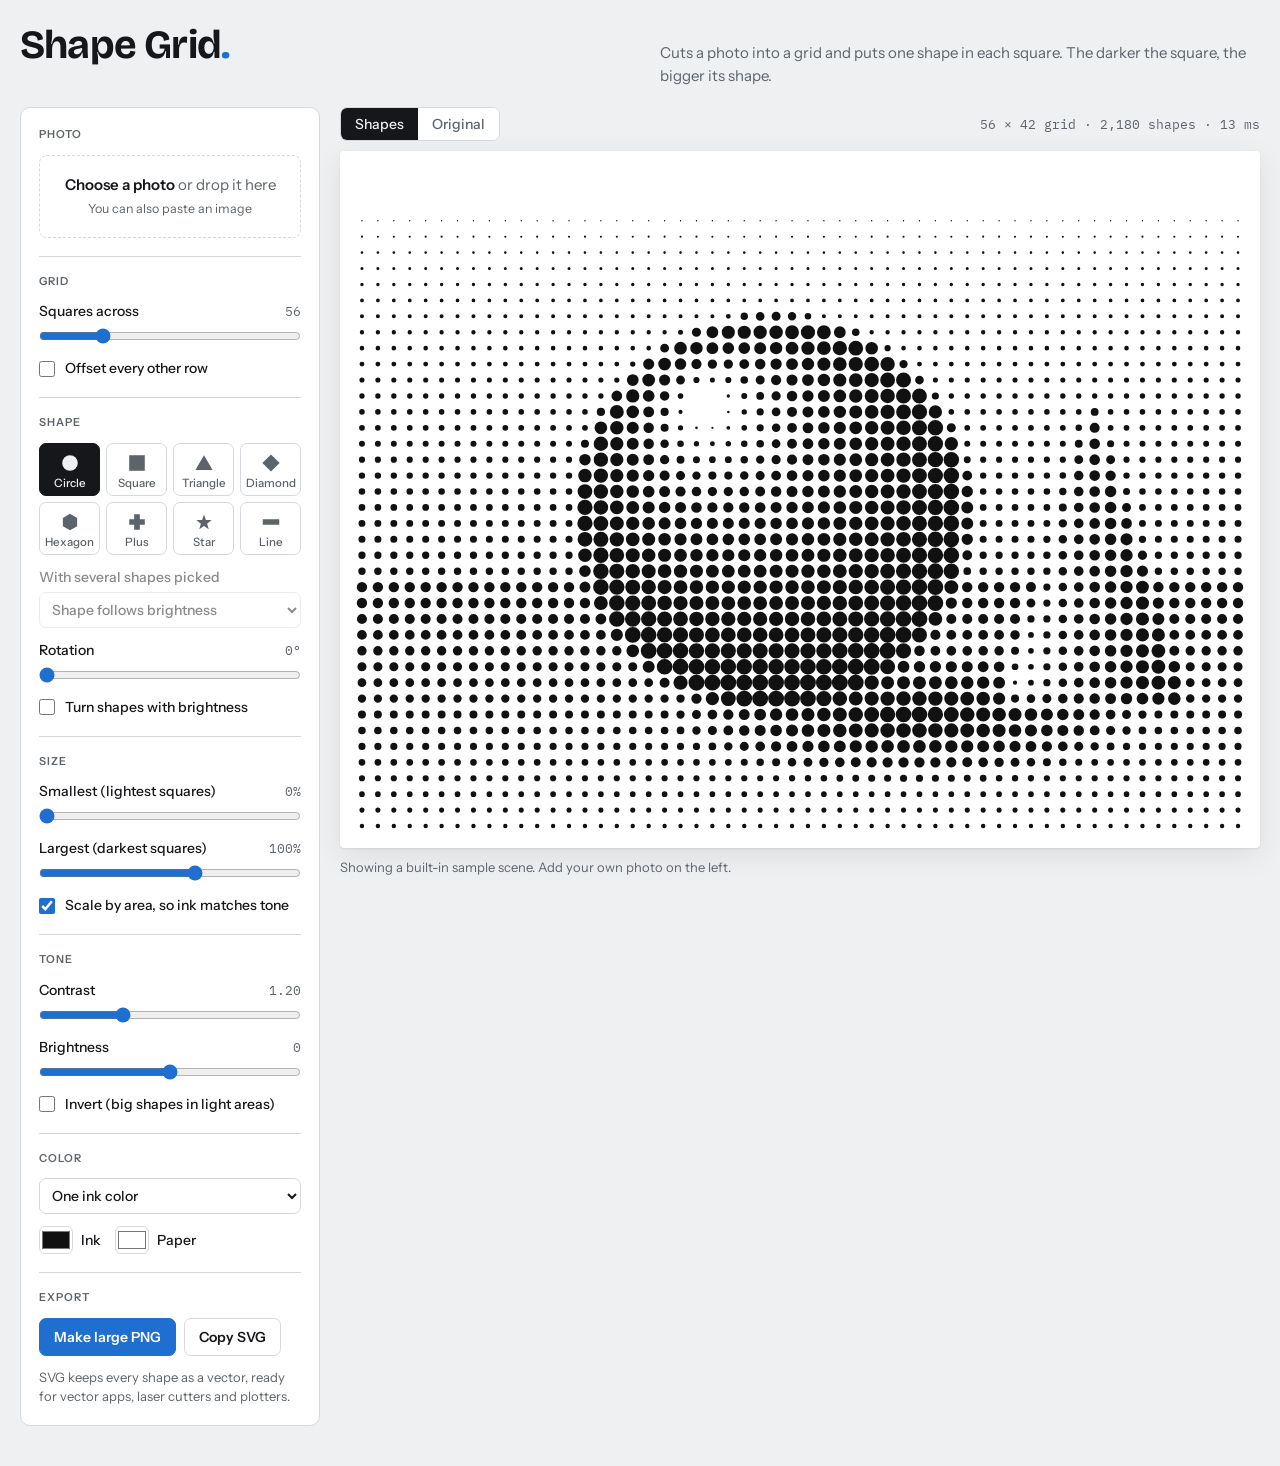
<file: class-2/apps/shape-grid/index.html>
<!doctype html>
<html lang="en">
<meta charset="utf-8">
<meta name="viewport" content="width=device-width, initial-scale=1">
<title>Shape Grid</title>
<meta name="claude:viewport-fit-sides" content="cover">
<link rel="preconnect" href="https://fonts.googleapis.com">
<link rel="preconnect" href="https://fonts.gstatic.com" crossorigin>
<link rel="stylesheet" href="https://fonts.googleapis.com/css2?family=Bricolage+Grotesque:opsz,wght@12..96,500;12..96,700&family=Instrument+Sans:wght@400;500;600&family=IBM+Plex+Mono:wght@400;500&display=swap">
<style>
/* Layout: same press bench as Stipple Press. Controls in a tray on the left, the sheet on the right. Stacks on phones. */
:root {
  --bg: #eef0f2;
  --surface: #ffffff;
  --ink: #15171a;
  --muted: #5d636b;
  --line: #d5d9de;
  --accent: #1f6fd1;
  --accent-ink: #ffffff;
  --paper: #ffffff;
  --danger: #b3261e;
  --f-display: "Bricolage Grotesque", "Helvetica Neue", Arial, sans-serif;
  --f-body: "Instrument Sans", system-ui, -apple-system, "Segoe UI", sans-serif;
  --f-mono: "IBM Plex Mono", ui-monospace, Menlo, Consolas, monospace;
}
@media (prefers-color-scheme: dark) {
  :root:not([data-theme="light"]) {
    --bg: #121418; --surface: #1b1e23; --ink: #e8eaed; --muted: #9aa1aa; --line: #2e333a;
    --accent: #5d9cf0; --accent-ink: #0d1116; --danger: #f2867d; color-scheme: dark;
  }
}
:root[data-theme="dark"] {
  --bg: #121418; --surface: #1b1e23; --ink: #e8eaed; --muted: #9aa1aa; --line: #2e333a;
  --accent: #5d9cf0; --accent-ink: #0d1116; --danger: #f2867d; color-scheme: dark;
}
* { box-sizing: border-box; }
[hidden] { display: none !important; }
body {
  background: var(--bg); color: var(--ink); font-family: var(--f-body); font-size: 15px; line-height: 1.5;
  padding-left: max(16px, env(safe-area-inset-left, 0px));
  padding-right: max(16px, env(safe-area-inset-right, 0px));
  padding-block: 24px 40px; margin: 0;
}
.wrap { max-width: 1240px; margin: 0 auto; display: grid; gap: 20px; }
header { display: flex; flex-wrap: wrap; align-items: baseline; justify-content: space-between; gap: 8px 24px; }
h1 { font-family: var(--f-display); font-weight: 700; font-size: clamp(28px, 4vw, 40px); letter-spacing: -0.02em; margin: 0; line-height: 1.05; }
h1 .dot { color: var(--accent); }
.lede { margin: 0; color: var(--muted); max-width: 60ch; }
.bench { display: grid; grid-template-columns: 300px minmax(0, 1fr); gap: 20px; align-items: start; }
@media (max-width: 820px) { .bench { grid-template-columns: minmax(0, 1fr); } }
.tray { background: var(--surface); border: 1px solid var(--line); border-radius: 10px; padding: 18px; display: grid; gap: 18px; }
.group { display: grid; gap: 12px; }
.group + .group { border-top: 1px solid var(--line); padding-top: 16px; }
.eyebrow { font-size: 11px; font-weight: 600; letter-spacing: 0.09em; text-transform: uppercase; color: var(--muted); margin: 0; }
.drop {
  position: relative; display: grid; place-items: center; text-align: center; gap: 4px; padding: 18px 12px;
  border: 1.5px dashed var(--line); border-radius: 8px; cursor: pointer; color: var(--muted); transition: border-color .15s, background .15s;
}
.drop strong { color: var(--ink); font-weight: 600; }
.drop:hover, .drop.over { border-color: var(--accent); background: color-mix(in srgb, var(--accent) 7%, transparent); }
.drop:focus-within { outline: 2px solid var(--accent); outline-offset: 2px; }
.drop input { position: absolute; width: 1px; height: 1px; opacity: 0; }
.err { color: var(--danger); font-size: 13px; margin: 0; }
.field { display: grid; gap: 4px; }
.field-head { display: flex; justify-content: space-between; align-items: baseline; gap: 8px; }
.field label, .lbl { font-weight: 500; font-size: 14px; }
.val { font-family: var(--f-mono); font-size: 12.5px; color: var(--muted); font-variant-numeric: tabular-nums; }
input[type=range] { width: 100%; accent-color: var(--accent); margin: 2px 0; }
select { font: 500 14px var(--f-body); padding: 7px 8px; border-radius: 7px; border: 1px solid var(--line); background: var(--surface); color: var(--ink); width: 100%; }
.check { display: flex; align-items: center; gap: 10px; font-size: 14px; font-weight: 500; cursor: pointer; }
.check input { accent-color: var(--accent); width: 16px; height: 16px; margin: 0; }
.btns { display: flex; flex-wrap: wrap; gap: 8px; }
button {
  font: 600 14px var(--f-body); padding: 9px 14px; border-radius: 7px; cursor: pointer;
  border: 1px solid var(--line); background: var(--surface); color: var(--ink);
}
button:hover { border-color: var(--muted); }
button.primary { background: var(--accent); color: var(--accent-ink); border-color: var(--accent); }
button.primary:hover { filter: brightness(1.07); }
button:focus-visible, input:focus-visible, select:focus-visible { outline: 2px solid var(--accent); outline-offset: 2px; }
.shapes { display: grid; grid-template-columns: repeat(4, 1fr); gap: 6px; }
.shapes button { padding: 8px 0 5px; display: grid; justify-items: center; gap: 2px; font-size: 11.5px; font-weight: 500; color: var(--muted); }
.shapes button svg { width: 22px; height: 22px; fill: currentColor; }
.shapes button[aria-pressed="true"] { background: var(--ink); color: var(--bg); border-color: var(--ink); }
.colors { display: flex; gap: 14px; flex-wrap: wrap; }
.colors label { display: flex; align-items: center; gap: 8px; font-size: 14px; font-weight: 500; }
input[type=color] { width: 34px; height: 28px; padding: 0; border: 1px solid var(--line); border-radius: 6px; background: none; cursor: pointer; }
.sheet-col { display: grid; gap: 10px; min-width: 0; }
.sheet-bar { display: flex; flex-wrap: wrap; justify-content: space-between; align-items: center; gap: 8px 16px; }
.seg { display: inline-flex; border: 1px solid var(--line); border-radius: 7px; overflow: hidden; background: var(--surface); }
.seg button { border: 0; border-radius: 0; padding: 7px 14px; font-weight: 500; color: var(--muted); }
.seg button[aria-pressed="true"] { background: var(--ink); color: var(--bg); }
.status { font-family: var(--f-mono); font-size: 12.5px; color: var(--muted); font-variant-numeric: tabular-nums; }
.sheet {
  background: var(--paper); border-radius: 4px; box-shadow: 0 1px 2px rgba(0,0,0,.08), 0 8px 30px rgba(0,0,0,.08);
  display: grid; place-items: center; padding: 14px; min-width: 0;
}
.sheet canvas, .sheet img { display: block; max-width: 100%; height: auto; }
.note { font-size: 13px; color: var(--muted); margin: 0; }
.export-img { display: grid; gap: 8px; }
.export-img img { max-width: 100%; border: 1px solid var(--line); border-radius: 4px; }
textarea#svgOut { width: 100%; height: 90px; font: 11px var(--f-mono); }
@media (prefers-reduced-motion: reduce) { * { transition: none !important; } }
</style>

<div class="wrap">
  <header>
    <h1>Shape Grid<span class="dot">.</span></h1>
    <p class="lede">Cuts a photo into a grid and puts one shape in each square. The darker the square, the bigger its shape.</p>
  </header>

  <div class="bench">
    <aside class="tray">
      <div class="group">
        <p class="eyebrow">Photo</p>
        <label class="drop" id="drop">
          <input type="file" id="file" accept="image/*">
          <span><strong>Choose a photo</strong> or drop it here</span>
          <span style="font-size:12.5px">You can also paste an image</span>
        </label>
        <p class="err" id="err" hidden></p>
      </div>

      <div class="group">
        <p class="eyebrow">Grid</p>
        <div class="field">
          <div class="field-head"><label for="cols">Squares across</label><span class="val" id="colsVal"></span></div>
          <input type="range" id="cols" min="8" max="220" step="1" value="56">
        </div>
        <label class="check"><input type="checkbox" id="stagger"> Offset every other row</label>
      </div>

      <div class="group">
        <p class="eyebrow">Shape</p>
        <div class="shapes" id="shapes" role="group" aria-label="Shapes"></div>
        <div class="field" id="mixField">
          <label for="mix">With several shapes picked</label>
          <select id="mix">
            <option value="tone">Shape follows brightness</option>
            <option value="random">Random shape per square</option>
            <option value="alt">Alternate in a pattern</option>
          </select>
        </div>
        <div class="field">
          <div class="field-head"><label for="angle">Rotation</label><span class="val" id="angleVal"></span></div>
          <input type="range" id="angle" min="0" max="180" step="1" value="0">
        </div>
        <label class="check"><input type="checkbox" id="spin"> Turn shapes with brightness</label>
      </div>

      <div class="group">
        <p class="eyebrow">Size</p>
        <div class="field">
          <div class="field-head"><label for="minS">Smallest (lightest squares)</label><span class="val" id="minSVal"></span></div>
          <input type="range" id="minS" min="0" max="1" step="0.01" value="0">
        </div>
        <div class="field">
          <div class="field-head"><label for="maxS">Largest (darkest squares)</label><span class="val" id="maxSVal"></span></div>
          <input type="range" id="maxS" min="0.1" max="1.6" step="0.01" value="1">
        </div>
        <label class="check"><input type="checkbox" id="area" checked> Scale by area, so ink matches tone</label>
      </div>

      <div class="group">
        <p class="eyebrow">Tone</p>
        <div class="field">
          <div class="field-head"><label for="contrast">Contrast</label><span class="val" id="contrastVal"></span></div>
          <input type="range" id="contrast" min="0.4" max="3" step="0.05" value="1.2">
        </div>
        <div class="field">
          <div class="field-head"><label for="bright">Brightness</label><span class="val" id="brightVal"></span></div>
          <input type="range" id="bright" min="-0.5" max="0.5" step="0.02" value="0">
        </div>
        <label class="check"><input type="checkbox" id="invert"> Invert (big shapes in light areas)</label>
      </div>

      <div class="group">
        <p class="eyebrow">Color</p>
        <select id="colorMode" aria-label="Color mode">
          <option value="ink">One ink color</option>
          <option value="photo">Each shape takes its square's color</option>
        </select>
        <div class="colors">
          <label id="inkWrap"><input type="color" id="inkC" value="#111111"> Ink</label>
          <label><input type="color" id="paperC" value="#ffffff"> Paper</label>
        </div>
      </div>

      <div class="group">
        <p class="eyebrow">Export</p>
        <div class="btns">
          <button class="primary" id="makePng" type="button">Make large PNG</button>
          <button id="copySvg" type="button">Copy SVG</button>
        </div>
        <p class="note" id="exportNote">SVG keeps every shape as a vector, ready for vector apps, laser cutters and plotters.</p>
        <textarea id="svgOut" hidden readonly aria-label="SVG markup"></textarea>
      </div>
    </aside>

    <section class="sheet-col">
      <div class="sheet-bar">
        <div class="seg" role="group" aria-label="View">
          <button type="button" id="viewOut" aria-pressed="true">Shapes</button>
          <button type="button" id="viewOrig" aria-pressed="false">Original</button>
        </div>
        <span class="status" id="status">Loading…</span>
      </div>
      <div class="sheet" id="sheet">
        <canvas id="out" aria-label="Shape grid image"></canvas>
        <img id="orig" alt="Original photo" hidden>
      </div>
      <p class="note" id="sampleNote">Showing a built-in sample scene. Add your own photo on the left.</p>
      <div class="export-img" id="exportBox" hidden>
        <p class="note">Large PNG (2400 px wide). Right-click it and choose “Save image as”, or long-press on a phone.</p>
        <img id="pngOut" alt="Shape grid image, large PNG">
      </div>
    </section>
  </div>
</div>

<script>
(() => {
  const $ = id => document.getElementById(id);
  const WORK = 1000; // long side of the sampling image, in pixels
  const state = { w: 0, h: 0, I: null, cells: null, cw: 0, dy: 0 };
  const reduceMotion = window.matchMedia("(prefers-reduced-motion: reduce)").matches;

  // ---------- shapes, in unit-cell coordinates (fit inside -0.5..0.5) ----------
  const poly = (n, r, start) => Array.from({ length: n }, (_, i) => {
    const a = start + i * 2 * Math.PI / n; return [r * Math.cos(a), r * Math.sin(a)];
  });
  const star = (() => { const p = []; for (let i = 0; i < 10; i++) { const a = -Math.PI / 2 + i * Math.PI / 5, r = i % 2 ? 0.21 : 0.52; p.push([r * Math.cos(a), r * Math.sin(a) + 0.04]); } return p; })();
  const a = 0.18;
  const SHAPES = [
    { id: "circle", name: "Circle", circle: true },
    { id: "square", name: "Square", pts: [[-.5, -.5], [.5, -.5], [.5, .5], [-.5, .5]] },
    { id: "triangle", name: "Triangle", pts: [[0, -.5], [.55, .45], [-.55, .45]] },
    { id: "diamond", name: "Diamond", pts: [[0, -.55], [.55, 0], [0, .55], [-.55, 0]] },
    { id: "hexagon", name: "Hexagon", pts: poly(6, .53, -Math.PI / 2) },
    { id: "plus", name: "Plus", pts: [[-a, -.5], [a, -.5], [a, -a], [.5, -a], [.5, a], [a, a], [a, .5], [-a, .5], [-a, a], [-.5, a], [-.5, -a], [-a, -a]] },
    { id: "star", name: "Star", pts: star },
    { id: "bar", name: "Line", bar: true }, // full-width bar whose thickness follows tone
  ];
  const picked = new Set(["circle"]);

  // shape buttons with little icons
  const shapesEl = $("shapes");
  for (const s of SHAPES) {
    const b = document.createElement("button");
    b.type = "button"; b.dataset.id = s.id; b.setAttribute("aria-pressed", picked.has(s.id));
    let g;
    if (s.circle) g = `<circle cx="12" cy="12" r="8.5"/>`;
    else if (s.bar) g = `<rect x="3" y="9" width="18" height="6"/>`;
    else g = `<polygon points="${s.pts.map(([x, y]) => `${(12 + x * 17).toFixed(1)},${(12 + y * 17).toFixed(1)}`).join(" ")}"/>`;
    b.innerHTML = `<svg viewBox="0 0 24 24" aria-hidden="true">${g}</svg>${s.name}`;
    b.addEventListener("click", e => {
      // toggle, but always keep at least one shape picked
      if (picked.has(s.id)) { if (picked.size > 1) picked.delete(s.id); } else picked.add(s.id);
      for (const el of shapesEl.children) el.setAttribute("aria-pressed", picked.has(el.dataset.id));
      $("mixField").style.opacity = picked.size > 1 ? 1 : .5;
      render();
    });
    shapesEl.appendChild(b);
  }
  $("mixField").style.opacity = .5;

  // ---------- sample scene ----------
  function sampleScene() {
    const c = document.createElement("canvas"); c.width = 640; c.height = 480;
    const g = c.getContext("2d");
    let bg = g.createLinearGradient(0, 0, 0, 480);
    bg.addColorStop(0, "#f2efe8"); bg.addColorStop(0.62, "#c9b9a0"); bg.addColorStop(0.62, "#7c8a95"); bg.addColorStop(1, "#d6dde2");
    g.fillStyle = bg; g.fillRect(0, 0, 640, 480);
    let sh = g.createRadialGradient(400, 395, 10, 400, 395, 170);
    sh.addColorStop(0, "rgba(0,0,0,.85)"); sh.addColorStop(1, "rgba(0,0,0,0)");
    g.save(); g.translate(400, 395); g.scale(1, 0.28); g.translate(-400, -395);
    g.fillStyle = sh; g.beginPath(); g.arc(400, 395, 170, 0, Math.PI * 2); g.fill(); g.restore();
    let sp = g.createRadialGradient(250, 170, 8, 300, 240, 150);
    sp.addColorStop(0, "#fff6e6"); sp.addColorStop(0.35, "#e0763a"); sp.addColorStop(0.8, "#5a1f0c"); sp.addColorStop(1, "#1e0a04");
    g.fillStyle = sp; g.beginPath(); g.arc(300, 250, 140, 0, Math.PI * 2); g.fill();
    let bx = g.createLinearGradient(470, 0, 590, 0);
    bx.addColorStop(0, "#d9e8f2"); bx.addColorStop(1, "#1d3a55");
    g.fillStyle = bx; g.beginPath(); g.moveTo(530, 170); g.lineTo(595, 385); g.lineTo(465, 385); g.closePath(); g.fill();
    return c;
  }

  // ---------- loading: build summed-area tables so any cell's average is O(1) ----------
  function setSource(source, url) {
    const sw = source.naturalWidth || source.width, shh = source.naturalHeight || source.height;
    const k = Math.min(1, WORK / Math.max(sw, shh));
    const w = Math.max(16, Math.round(sw * k)), h = Math.max(16, Math.round(shh * k));
    const c = document.createElement("canvas"); c.width = w; c.height = h;
    const g = c.getContext("2d", { willReadFrequently: true });
    g.fillStyle = "#fff"; g.fillRect(0, 0, w, h);
    g.drawImage(source, 0, 0, w, h);
    const px = g.getImageData(0, 0, w, h).data;
    const W1 = w + 1, n = W1 * (h + 1);
    const I = [new Float64Array(n), new Float64Array(n), new Float64Array(n), new Float64Array(n)]; // lum, r, g, b
    for (let y = 0; y < h; y++) {
      const rs = [0, 0, 0, 0];
      for (let x = 0; x < w; x++) {
        const j = (y * w + x) * 4, al = px[j + 3] / 255;
        const r = (px[j] / 255) * al + 1 - al, gg = (px[j + 1] / 255) * al + 1 - al, b = (px[j + 2] / 255) * al + 1 - al;
        const v = [0.2126 * r + 0.7152 * gg + 0.0722 * b, r, gg, b];
        const o = (y + 1) * W1 + x + 1;
        for (let q = 0; q < 4; q++) { rs[q] += v[q]; I[q][o] = I[q][o - W1] + rs[q]; }
      }
    }
    Object.assign(state, { w, h, I });
    $("orig").src = url;
    buildCells(); sizeCanvas(); render();
  }

  function loadFile(f) {
    $("err").hidden = true;
    if (!f || !f.type.startsWith("image/")) { showErr("That file isn't an image. Choose a JPG, PNG, WebP or GIF."); return; }
    const url = URL.createObjectURL(f);
    const im = new Image();
    im.onload = () => { $("sampleNote").hidden = true; setSource(im, url); };
    im.onerror = () => showErr("This image couldn't be read. HEIC photos from iPhone may need converting to JPG first.");
    im.src = url;
  }
  function showErr(m) { $("err").textContent = m; $("err").hidden = false; }

  $("file").addEventListener("change", e => loadFile(e.target.files[0]));
  const drop = $("drop");
  ["dragenter", "dragover"].forEach(t => drop.addEventListener(t, e => { e.preventDefault(); drop.classList.add("over"); }));
  ["dragleave", "drop"].forEach(t => drop.addEventListener(t, e => { e.preventDefault(); drop.classList.remove("over"); }));
  drop.addEventListener("drop", e => loadFile(e.dataTransfer.files[0]));
  document.addEventListener("dragover", e => e.preventDefault());
  document.addEventListener("drop", e => { e.preventDefault(); if (e.dataTransfer.files[0]) loadFile(e.dataTransfer.files[0]); });
  document.addEventListener("paste", e => {
    const item = [...(e.clipboardData?.items || [])].find(i => i.type.startsWith("image/"));
    if (item) loadFile(item.getAsFile());
  });

  // ---------- grid ----------
  function boxAvg(q, x0, y0, x1, y1) {
    const { I, w } = state, W1 = w + 1, T = I[q];
    return T[y1 * W1 + x1] - T[y0 * W1 + x1] - T[y1 * W1 + x0] + T[y0 * W1 + x0];
  }
  function buildCells() {
    const { w, h } = state;
    const cols = +$("cols").value, stagger = $("stagger").checked;
    const cw = w / cols, dy = stagger ? cw * Math.sqrt(3) / 2 : cw;
    const rows = Math.ceil(h / dy) + (stagger ? 1 : 0);
    const cells = [];
    for (let r = 0; r < rows; r++) {
      const off = stagger && r % 2 ? cw / 2 : 0;
      const cy = (r + 0.5) * dy;
      for (let c = off ? -1 : 0; c < cols; c++) {
        const cx = off + (c + 0.5) * cw;
        const x0 = Math.max(0, Math.round(cx - cw / 2)), x1 = Math.min(w, Math.round(cx + cw / 2));
        const y0 = Math.max(0, Math.round(cy - dy / 2)), y1 = Math.min(h, Math.round(cy + dy / 2));
        const area = (x1 - x0) * (y1 - y0);
        if (area <= 0) continue;
        cells.push({
          x: cx, y: cy, row: r, col: c,
          l: boxAvg(0, x0, y0, x1, y1) / area,
          r: boxAvg(1, x0, y0, x1, y1) / area, g: boxAvg(2, x0, y0, x1, y1) / area, b: boxAvg(3, x0, y0, x1, y1) / area,
        });
      }
    }
    Object.assign(state, { cells, cw, dy, cols, rows });
  }

  // stable pseudo-random per cell
  const hash = (a, b) => { let x = Math.imul(a * 374761393 + b * 668265263, 1274126177); x ^= x >>> 15; x = Math.imul(x, 2246822519); x ^= x >>> 13; return (x >>> 0) / 4294967296; };

  // ---------- layout: one shape per cell, in output pixel coordinates ----------
  function layout(k) {
    const contrast = +$("contrast").value, bright = +$("bright").value, inv = $("invert").checked;
    const minS = +$("minS").value, maxS = +$("maxS").value, useArea = $("area").checked;
    const base = +$("angle").value * Math.PI / 180, spin = $("spin").checked;
    const mix = $("mix").value, photo = $("colorMode").value === "photo";
    const list = SHAPES.filter(s => picked.has(s.id)), nS = list.length;
    const cell = state.cw * k, items = [];
    for (const c of state.cells) {
      let l = (c.l - 0.5) * contrast + 0.5 + bright;
      l = Math.min(1, Math.max(0, l));
      const t = inv ? l : 1 - l;                          // 0 = paper, 1 = full ink
      const f = minS + (maxS - minS) * (useArea ? Math.sqrt(t) : t);
      if (f <= 0.005) continue;
      let shape = list[0];
      if (nS > 1) {
        if (mix === "tone") shape = list[Math.min(nS - 1, Math.floor(t * nS))];
        else if (mix === "random") shape = list[Math.floor(hash(c.row, c.col) * nS)];
        else shape = list[((c.row + c.col) % nS + nS) % nS];
      }
      const ang = base + (spin ? t * Math.PI / 2 : 0);
      const x = c.x * k, y = c.y * k;
      let col = null;
      if (photo) {
        col = `rgb(${Math.round(c.r * 255)},${Math.round(c.g * 255)},${Math.round(c.b * 255)})`;
      }
      if (shape.circle) { items.push({ c: true, x, y, r: f * cell / 2, col }); continue; }
      let pts;
      if (shape.bar) { const th = Math.min(1.6, f) / 2; pts = [[-.5, -th], [.5, -th], [.5, th], [-.5, th]]; }
      else pts = shape.pts.map(([px, py]) => [px * f, py * f]);
      const cs = Math.cos(ang), sn = Math.sin(ang), out = new Float32Array(pts.length * 2);
      pts.forEach(([px, py], i) => { out[2 * i] = x + (px * cs - py * sn) * cell; out[2 * i + 1] = y + (px * sn + py * cs) * cell; });
      items.push({ c: false, pts: out, col });
    }
    return items;
  }

  // ---------- rendering ----------
  const out = $("out"), ctx = out.getContext("2d");
  function sizeCanvas() {
    const sheet = $("sheet");
    const availW = Math.max(200, sheet.clientWidth - 28);
    const availH = Math.max(240, Math.min(window.innerHeight * 0.78, 900));
    const k = Math.min(availW / state.w, availH / state.h);
    const cssW = Math.round(state.w * k), cssH = Math.round(state.h * k);
    const dpr = Math.min(3, window.devicePixelRatio || 1);
    out.style.width = cssW + "px"; out.style.height = cssH + "px";
    out.width = Math.round(cssW * dpr); out.height = Math.round(cssH * dpr);
    $("orig").style.width = cssW + "px";
  }
  function trace(g, it) {
    if (it.c) { g.moveTo(it.x + it.r, it.y); g.arc(it.x, it.y, it.r, 0, Math.PI * 2); return; }
    const p = it.pts; g.moveTo(p[0], p[1]);
    for (let i = 2; i < p.length; i += 2) g.lineTo(p[i], p[i + 1]);
    g.closePath();
  }
  function drawTo(c, g) {
    const items = layout(c.width / state.w);
    g.fillStyle = $("paperC").value; g.fillRect(0, 0, c.width, c.height);
    if ($("colorMode").value === "photo") {
      for (const it of items) { g.fillStyle = it.col; g.beginPath(); trace(g, it); g.fill(); }
    } else {
      g.fillStyle = $("inkC").value; g.beginPath();
      for (const it of items) trace(g, it);
      g.fill("nonzero");
    }
    return items.length;
  }
  function render() {
    if (!state.cells) return;
    const t0 = performance.now();
    const n = drawTo(out, ctx);
    $("sheet").style.background = $("paperC").value;
    $("status").textContent = `${state.cols} × ${state.rows} grid · ${n.toLocaleString()} shapes · ${Math.round(performance.now() - t0)} ms`;
    $("exportBox").hidden = true; $("svgOut").hidden = true;
  }

  // ---------- controls ----------
  const fmt = {
    cols: v => v, angle: v => v + "°", minS: v => Math.round(v * 100) + "%", maxS: v => Math.round(v * 100) + "%",
    contrast: v => (+v).toFixed(2), bright: v => (v > 0 ? "+" : "") + Math.round(v * 100),
  };
  for (const id in fmt) {
    const el = $(id), show = () => ($(id + "Val").textContent = fmt[id](el.value));
    show(); el.addEventListener("input", show);
  }
  let raf = 0;
  const schedule = fn => { cancelAnimationFrame(raf); raf = requestAnimationFrame(fn); };
  ["cols"].forEach(id => $(id).addEventListener("input", () => schedule(() => { buildCells(); render(); })));
  $("stagger").addEventListener("change", () => { buildCells(); render(); });
  ["angle", "minS", "maxS", "contrast", "bright", "inkC", "paperC"].forEach(id => $(id).addEventListener("input", () => schedule(render)));
  ["spin", "area", "invert", "mix", "colorMode"].forEach(id => $(id).addEventListener("change", render));
  $("colorMode").addEventListener("change", () => { $("inkWrap").style.opacity = $("colorMode").value === "ink" ? 1 : .4; });

  let rz;
  window.addEventListener("resize", () => { clearTimeout(rz); rz = setTimeout(() => { if (state.w) { sizeCanvas(); render(); } }, 150); });

  function setView(shapes) {
    $("viewOut").setAttribute("aria-pressed", shapes); $("viewOrig").setAttribute("aria-pressed", !shapes);
    out.hidden = !shapes; $("orig").hidden = shapes;
  }
  $("viewOut").addEventListener("click", () => setView(true));
  $("viewOrig").addEventListener("click", () => setView(false));

  // ---------- export ----------
  $("makePng").addEventListener("click", () => {
    const c = document.createElement("canvas");
    c.width = 2400; c.height = Math.round(2400 * state.h / state.w);
    drawTo(c, c.getContext("2d"));
    $("pngOut").src = c.toDataURL("image/png");
    $("exportBox").hidden = false;
    $("exportBox").scrollIntoView({ behavior: reduceMotion ? "auto" : "smooth", block: "nearest" });
  });

  function svgString() {
    const W = 1000, k = W / state.w, H = Math.round(state.h * k);
    const items = layout(k), photo = $("colorMode").value === "photo", f = v => v.toFixed(2);
    const d = it => {
      if (it.c) return `M${f(it.x - it.r)} ${f(it.y)}a${f(it.r)} ${f(it.r)} 0 1 0 ${f(2 * it.r)} 0a${f(it.r)} ${f(it.r)} 0 1 0 ${f(-2 * it.r)} 0Z`;
      const p = it.pts; let s = `M${f(p[0])} ${f(p[1])}`;
      for (let i = 2; i < p.length; i += 2) s += `L${f(p[i])} ${f(p[i + 1])}`;
      return s + "Z";
    };
    const body = photo
      ? items.map(it => `<path fill="${it.col}" d="${d(it)}"/>`).join("")
      : `<path fill="${$("inkC").value}" d="${items.map(d).join("")}"/>`;
    return `<svg xmlns="http://www.w3.org/2000/svg" viewBox="0 0 ${W} ${H}" width="${W}" height="${H}"><rect width="100%" height="100%" fill="${$("paperC").value}"/>${body}</svg>`;
  }
  $("copySvg").addEventListener("click", () => {
    const s = svgString(), note = $("exportNote"), ta = $("svgOut");
    const fallback = () => {
      ta.value = s; ta.hidden = false; ta.focus(); ta.select();
      note.textContent = "Copying was blocked here. The SVG is selected below; press Ctrl+C or ⌘C.";
    };
    try {
      navigator.clipboard.writeText(s).then(() => { note.textContent = "Copied the SVG. Paste it into a .svg file or a vector app."; }, fallback);
    } catch (e) { fallback(); }
  });

  // ---------- start ----------
  const sc = sampleScene();
  setSource(sc, sc.toDataURL("image/png"));
})();
</script>
</file>
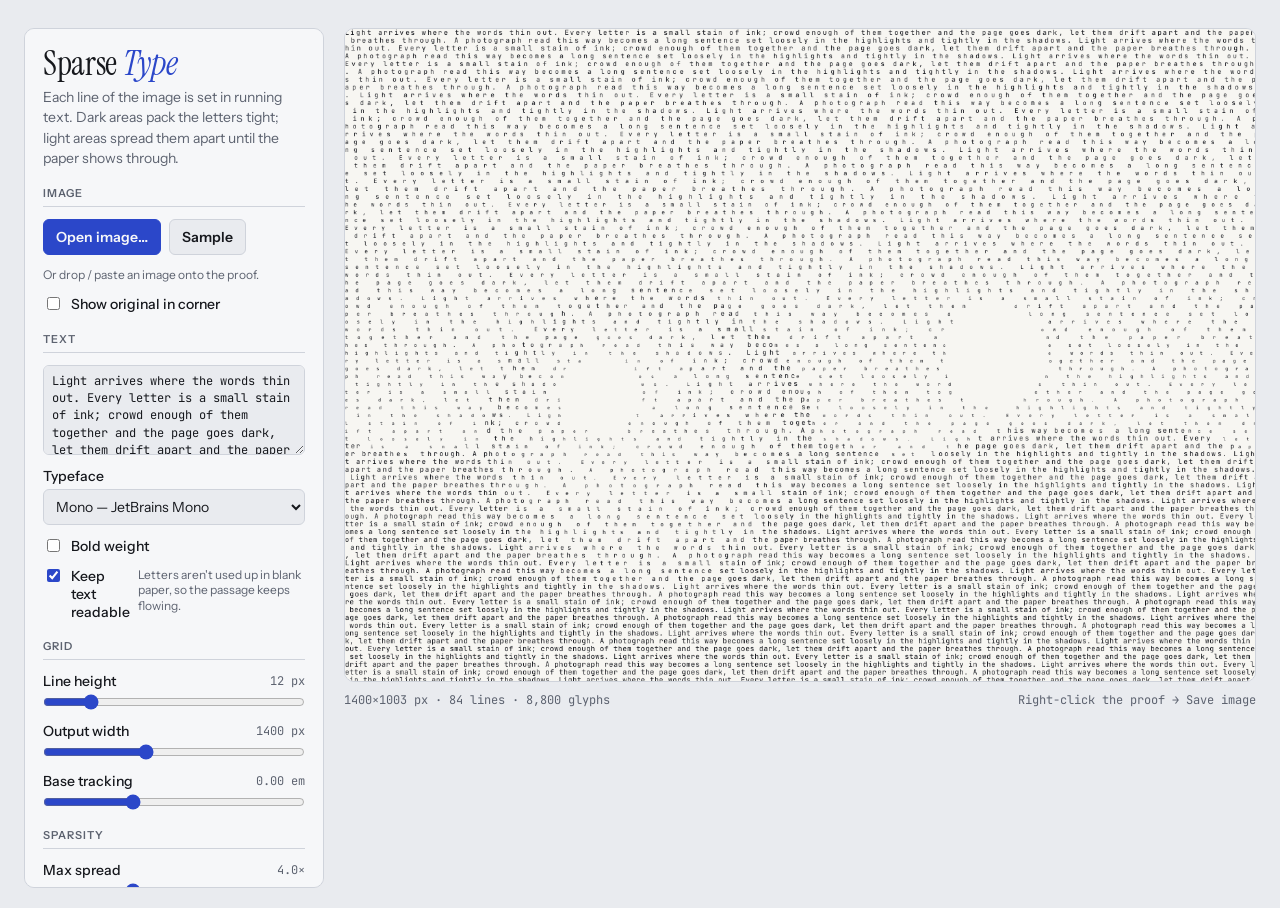
<file: class-2/apps/sparse-type/index.html>
<!doctype html>
<meta charset="utf-8">
<meta name="viewport" content="width=device-width, initial-scale=1">
<title>Sparse Type</title>
<meta name="claude:viewport-fit-sides" content="cover">
<link rel="preconnect" href="https://fonts.googleapis.com">
<link rel="preconnect" href="https://fonts.gstatic.com" crossorigin>
<link rel="stylesheet" href="https://fonts.googleapis.com/css2?family=Instrument+Serif:ital@0;1&family=Instrument+Sans:wght@400;500;600&family=JetBrains+Mono:wght@400;700&family=Libre+Caslon+Text:wght@400;700&family=Archivo+Black&display=swap">
<style>
/* Layout: a typesetter's bench. Narrow control rail on the left, proof sheet on the right; rail stacks above the proof on phones. */
:root {
  --bg: #e9ebef;
  --panel: #f6f7f9;
  --fg: #16181d;
  --muted: #5d6370;
  --line: #cfd3db;
  --accent: #2b47c9;
  --accent-soft: #dbe1fa;
  --display: "Instrument Serif", "Iowan Old Style", Georgia, serif;
  --body: "Instrument Sans", system-ui, -apple-system, "Segoe UI", sans-serif;
  --mono: "JetBrains Mono", ui-monospace, "SF Mono", Menlo, monospace;
}
@media (prefers-color-scheme: dark) {
  :root:not([data-theme="light"]) {
    --bg: #111318; --panel: #1a1d24; --fg: #e6e8ee; --muted: #959cab;
    --line: #2c313c; --accent: #8ea2ff; --accent-soft: #252c4a; color-scheme: dark;
  }
}
:root[data-theme="dark"] {
  --bg: #111318; --panel: #1a1d24; --fg: #e6e8ee; --muted: #959cab;
  --line: #2c313c; --accent: #8ea2ff; --accent-soft: #252c4a; color-scheme: dark;
}
* { box-sizing: border-box; }
html, body { height: 100%; }
body {
  background: var(--bg); color: var(--fg); font-family: var(--body); font-size: 14px;
  padding-left: max(16px, env(safe-area-inset-left, 0px));
  padding-right: max(16px, env(safe-area-inset-right, 0px));
  padding-block: 20px;
}
.app { display: grid; grid-template-columns: 300px minmax(0, 1fr); gap: 20px; max-width: 1500px; margin: 0 auto; align-items: start; }
@media (max-width: 820px) { .app { grid-template-columns: minmax(0, 1fr); } }

.rail { background: var(--panel); border: 1px solid var(--line); border-radius: 10px; padding: 18px; display: flex; flex-direction: column; gap: 18px; }
@media (min-width: 821px) { .rail { position: sticky; top: calc(20px + env(safe-area-inset-top, 0px)); max-height: calc(100vh - 40px); overflow-y: auto; } }

h1 { font-family: var(--display); font-weight: 400; font-size: 34px; line-height: 1; margin: 0; letter-spacing: -0.01em; }
h1 em { color: var(--accent); }
.lede { margin: 6px 0 0; color: var(--muted); line-height: 1.45; text-wrap: pretty; }

.group { display: flex; flex-direction: column; gap: 12px; }
.group-label { font-size: 11px; text-transform: uppercase; letter-spacing: 0.09em; color: var(--muted); font-weight: 600; border-bottom: 1px solid var(--line); padding-bottom: 6px; }

.ctl { display: grid; grid-template-columns: 1fr auto; gap: 4px 8px; align-items: center; }
.ctl label { font-weight: 500; }
.ctl output { font-family: var(--mono); font-size: 12px; color: var(--muted); font-variant-numeric: tabular-nums; }
.ctl input[type=range] { grid-column: 1 / -1; width: 100%; accent-color: var(--accent); margin: 0; }
.hint { grid-column: 1 / -1; font-size: 12px; color: var(--muted); line-height: 1.35; }

.row { display: flex; gap: 8px; flex-wrap: wrap; align-items: center; }
.swatch { display: flex; align-items: center; gap: 6px; font-weight: 500; }
.swatch input { width: 32px; height: 26px; border: 1px solid var(--line); border-radius: 6px; padding: 0; background: none; cursor: pointer; }
.check { display: flex; gap: 8px; align-items: flex-start; font-weight: 500; cursor: pointer; line-height: 1.3; }
.check input { accent-color: var(--accent); margin-top: 2px; }
.check small { display: block; color: var(--muted); font-weight: 400; font-size: 12px; }

select, textarea {
  font: inherit; color: var(--fg); background: var(--bg); border: 1px solid var(--line); border-radius: 6px; padding: 7px 8px; width: 100%;
}
textarea { font-family: var(--mono); font-size: 12px; resize: vertical; min-height: 90px; line-height: 1.45; }
select:focus-visible, textarea:focus-visible, input:focus-visible, button:focus-visible { outline: 2px solid var(--accent); outline-offset: 2px; }

button {
  font: inherit; font-weight: 600; cursor: pointer; border-radius: 6px; padding: 8px 12px;
  border: 1px solid var(--line); background: var(--bg); color: var(--fg);
}
button.primary { background: var(--accent); border-color: var(--accent); color: var(--panel); }
button:hover { border-color: var(--accent); }

.stage { display: flex; flex-direction: column; gap: 10px; min-width: 0; }
.drop { position: relative; border-radius: 10px; overflow: hidden; border: 1px solid var(--line); background: var(--panel); }
.drop.over { outline: 3px dashed var(--accent); outline-offset: -8px; }
#out { display: block; width: 100%; height: auto; }
.meta { display: flex; justify-content: space-between; gap: 12px; flex-wrap: wrap; font-family: var(--mono); font-size: 12px; color: var(--muted); font-variant-numeric: tabular-nums; }
.compare { position: absolute; top: 10px; right: 10px; width: 22%; max-width: 180px; border-radius: 6px; border: 2px solid var(--panel); box-shadow: 0 2px 10px rgb(0 0 0 / 0.25); }
@media (prefers-reduced-motion: no-preference) { button { transition: border-color .15s; } }
</style>

<div class="app">
  <aside class="rail" aria-label="Filter controls">
    <div>
      <h1>Sparse <em>Type</em></h1>
      <p class="lede">Each line of the image is set in running text. Dark areas pack the letters tight; light areas spread them apart until the paper shows through.</p>
    </div>

    <div class="group">
      <div class="group-label">Image</div>
      <div class="row">
        <button class="primary" id="pick" type="button">Open image…</button>
        <button id="sample" type="button">Sample</button>
        <input type="file" id="file" accept="image/*" hidden>
      </div>
      <div class="hint">Or drop / paste an image onto the proof.</div>
      <label class="check"><input type="checkbox" id="showSrc"> Show original in corner</label>
    </div>

    <div class="group">
      <div class="group-label">Text</div>
      <textarea id="text" spellcheck="false" aria-label="Source text"></textarea>
      <div class="ctl">
        <label for="font">Typeface</label><span></span>
        <select id="font" style="grid-column:1/-1">
          <option value="'JetBrains Mono', monospace">Mono — JetBrains Mono</option>
          <option value="'Libre Caslon Text', Georgia, serif">Serif — Caslon</option>
          <option value="'Archivo Black', Impact, sans-serif">Heavy — Archivo Black</option>
          <option value="'Instrument Sans', system-ui, sans-serif">Sans — Instrument</option>
        </select>
      </div>
      <label class="check"><input type="checkbox" id="bold"> Bold weight</label>
      <label class="check"><input type="checkbox" id="continuous" checked> Keep text readable <small>Letters aren't used up in blank paper, so the passage keeps flowing.</small></label>
    </div>

    <div class="group">
      <div class="group-label">Grid</div>
      <div class="ctl"><label for="size">Line height</label><output for="size" id="sizeV"></output><input type="range" id="size" min="5" max="48" step="1" value="12"></div>
      <div class="ctl"><label for="width">Output width</label><output for="width" id="widthV"></output><input type="range" id="width" min="400" max="3000" step="50" value="1400"></div>
      <div class="ctl"><label for="tracking">Base tracking</label><output for="tracking" id="trackingV"></output><input type="range" id="tracking" min="-0.3" max="0.6" step="0.01" value="0"></div>
    </div>

    <div class="group">
      <div class="group-label">Sparsity</div>
      <div class="ctl"><label for="gap">Max spread</label><output for="gap" id="gapV"></output><input type="range" id="gap" min="0" max="12" step="0.1" value="4"><div class="hint">How far apart letters get in the brightest areas, in letter widths.</div></div>
      <div class="ctl"><label for="shrink">Shrink in light</label><output for="shrink" id="shrinkV"></output><input type="range" id="shrink" min="0" max="0.95" step="0.01" value="0.45"><div class="hint">Light areas also use smaller letters.</div></div>
      <div class="ctl"><label for="white">White point</label><output for="white" id="whiteV"></output><input type="range" id="white" min="0.5" max="1.01" step="0.01" value="0.94"><div class="hint">Tones above this get no letters at all.</div></div>
    </div>

    <div class="group">
      <div class="group-label">Tone</div>
      <div class="ctl"><label for="bright">Brightness</label><output for="bright" id="brightV"></output><input type="range" id="bright" min="-0.6" max="0.6" step="0.01" value="0"></div>
      <div class="ctl"><label for="contrast">Contrast</label><output for="contrast" id="contrastV"></output><input type="range" id="contrast" min="0.3" max="3" step="0.05" value="1.2"></div>
      <div class="ctl"><label for="gamma">Gamma</label><output for="gamma" id="gammaV"></output><input type="range" id="gamma" min="0.3" max="3" step="0.05" value="1"></div>
      <div class="ctl"><label for="jitter">Baseline jitter</label><output for="jitter" id="jitterV"></output><input type="range" id="jitter" min="0" max="0.5" step="0.01" value="0"></div>
    </div>

    <div class="group">
      <div class="group-label">Colour</div>
      <div class="row">
        <label class="swatch"><input type="color" id="ink" value="#14161c"> Ink</label>
        <label class="swatch"><input type="color" id="paper" value="#f7f6f2"> Paper</label>
      </div>
      <label class="check"><input type="checkbox" id="colorize"> Ink takes the image's colour</label>
      <button id="reset" type="button">Reset controls</button>
    </div>
  </aside>

  <main class="stage">
    <div class="drop" id="drop">
      <canvas id="out" width="1400" height="1000" aria-label="Filtered image made of text"></canvas>
      <img class="compare" id="compare" alt="Original image" hidden>
    </div>
    <div class="meta">
      <span id="stats">—</span>
      <span>Right-click the proof → Save image</span>
    </div>
  </main>
</div>

<script>
(() => {
  const $ = id => document.getElementById(id);
  const out = $('out'), ctx = out.getContext('2d');
  const sampleC = document.createElement('canvas');
  const sctx = sampleC.getContext('2d', { willReadFrequently: true });

  const DEFAULT_TEXT = "Light arrives where the words thin out. Every letter is a small stain of ink; crowd enough of them together and the page goes dark, let them drift apart and the paper breathes through. A photograph read this way becomes a long sentence set loosely in the highlights and tightly in the shadows. ";
  $('text').value = DEFAULT_TEXT;

  const sliders = ['size','width','tracking','gap','shrink','white','bright','contrast','gamma','jitter'];
  const defaults = {};
  sliders.forEach(id => defaults[id] = $(id).value);
  const fmt = {
    size: v => v + ' px', width: v => v + ' px', tracking: v => (+v).toFixed(2) + ' em',
    gap: v => (+v).toFixed(1) + '×', shrink: v => Math.round(v*100) + '%',
    white: v => v > 1 ? 'off' : (+v).toFixed(2), bright: v => (v>0?'+':'') + (+v).toFixed(2),
    contrast: v => (+v).toFixed(2), gamma: v => (+v).toFixed(2), jitter: v => Math.round(v*100) + '%'
  };

  let img = null, pixels = null, sw = 0, sh = 0, needSample = true;

  // ---- sample image: a lit sphere over a horizon, drawn procedurally ----
  function makeSample() {
    const c = document.createElement('canvas'); c.width = 1200; c.height = 860;
    const g = c.getContext('2d');
    let gr = g.createLinearGradient(0,0,0,560);
    gr.addColorStop(0,'#1d2a4a'); gr.addColorStop(0.55,'#c9744a'); gr.addColorStop(1,'#f6d9a8');
    g.fillStyle = gr; g.fillRect(0,0,1200,560);
    g.fillStyle = '#fff6df'; g.beginPath(); g.arc(860,430,70,0,Math.PI*2); g.fill();
    gr = g.createLinearGradient(0,540,0,860);
    gr.addColorStop(0,'#3b2b2a'); gr.addColorStop(1,'#0c0b10');
    g.fillStyle = gr; g.beginPath(); g.moveTo(0,560);
    for (let x=0;x<=1200;x+=20) g.lineTo(x, 540 + Math.sin(x/90)*18 + Math.sin(x/37)*7);
    g.lineTo(1200,860); g.lineTo(0,860); g.fill();
    gr = g.createRadialGradient(330,470,20,400,540,230);
    gr.addColorStop(0,'#ffffff'); gr.addColorStop(0.35,'#9fb4e0'); gr.addColorStop(1,'#0e1424');
    g.fillStyle = gr; g.beginPath(); g.arc(400,560,220,0,Math.PI*2); g.fill();
    g.fillStyle = 'rgba(255,240,210,0.08)';
    for (let i=0;i<40;i++){ g.beginPath(); g.arc(Math.random()*1200, Math.random()*300, Math.random()*2+0.5,0,7); g.fill(); }
    const im = new Image(); im.onload = () => setImage(im); im.src = c.toDataURL('image/png');
  }

  function setImage(im) {
    img = im; needSample = true;
    $('compare').src = im.src;
    schedule();
  }

  function loadFile(f) {
    if (!f || !f.type.startsWith('image/')) return;
    const r = new FileReader();
    r.onload = () => { const im = new Image(); im.onload = () => setImage(im); im.src = r.result; };
    r.readAsDataURL(f);
  }

  // ---- render ----
  let pending = false;
  function schedule() { if (!pending) { pending = true; requestAnimationFrame(() => { pending = false; render(); }); } }

  function readParams() {
    const p = {};
    sliders.forEach(id => { p[id] = parseFloat($(id).value); $(id + 'V').textContent = fmt[id]($(id).value); });
    p.text = ($('text').value || ' ').replace(/\s+/g, ' ');
    p.font = $('font').value; p.bold = $('bold').checked;
    p.continuous = $('continuous').checked; p.colorize = $('colorize').checked;
    p.ink = $('ink').value; p.paper = $('paper').value;
    return p;
  }

  function resample(W, H) {
    sw = Math.max(1, Math.round(W / 2)); sh = Math.max(1, Math.round(H / 2));
    sampleC.width = sw; sampleC.height = sh;
    sctx.filter = 'blur(1px)';
    sctx.drawImage(img, 0, 0, sw, sh);
    sctx.filter = 'none';
    pixels = sctx.getImageData(0, 0, sw, sh).data;
  }

  let lastW = 0, lastH = 0;
  function render() {
    const p = readParams();
    if (!img) return;
    const W = Math.round(p.width), H = Math.round(W * img.naturalHeight / img.naturalWidth);
    if (needSample || W !== lastW || H !== lastH) { resample(W, H); needSample = false; lastW = W; lastH = H; }
    out.width = W; out.height = H;

    ctx.fillStyle = p.paper; ctx.fillRect(0, 0, W, H);
    ctx.fillStyle = p.ink; ctx.textBaseline = 'alphabetic';

    const lh = p.size, base = lh * 0.92;
    const weight = p.bold ? '700 ' : '400 ';
    const LEVELS = 12;
    const widthCache = new Map();
    const fontAt = lvl => weight + (base * (1 - p.shrink * lvl / (LEVELS - 1))).toFixed(2) + 'px ' + p.font;
    let curFont = '';
    const setFont = f => { if (f !== curFont) { ctx.font = f; curFont = f; } };
    const charW = (ch, lvl) => {
      const k = lvl + ch; let w = widthCache.get(k);
      if (w === undefined) { setFont(fontAt(lvl)); w = ctx.measureText(ch).width; widthCache.set(k, w); }
      return w;
    };
    const sx = sw / W, sy = sh / H;
    const tone = (x, y) => {
      const ix = Math.min(sw - 1, Math.max(0, (x * sx) | 0));
      const iy = Math.min(sh - 1, Math.max(0, (y * sy) | 0));
      const i = (iy * sw + ix) * 4;
      const r = pixels[i], g = pixels[i+1], b = pixels[i+2];
      let t = (0.2126*r + 0.7152*g + 0.0722*b) / 255;
      t = (t - 0.5) * p.contrast + 0.5 + p.bright;
      t = Math.min(1, Math.max(0, t));
      t = Math.pow(t, p.gamma);
      return { t, r, g, b };
    };

    const text = p.text, n = text.length;
    const avgW = charW('n', 0);
    const track = p.tracking * base;
    let idx = 0, glyphs = 0, rows = 0;
    let seed = 1;
    const rand = () => { seed = (seed * 16807) % 2147483647; return seed / 2147483647 - 0.5; };

    for (let top = 0; top < H; top += lh) {
      rows++;
      const cy = top + lh / 2, baseline = top + lh * 0.78;
      let x = 0;
      while (x < W) {
        const s = tone(x + avgW / 2, cy);
        if (s.t >= p.white) {
          x += avgW * 0.5;
          if (!p.continuous) idx++;
          continue;
        }
        let ch = text[idx % n]; idx++;
        const lvl = Math.round(s.t * (LEVELS - 1));
        const w = charW(ch, lvl);
        if (ch !== ' ') {
          setFont(fontAt(lvl));
          if (p.colorize) ctx.fillStyle = `rgb(${s.r},${s.g},${s.b})`;
          const jy = p.jitter ? rand() * p.jitter * lh : 0;
          ctx.fillText(ch, x, baseline + jy);
          glyphs++;
        }
        x += Math.max(1, w + track) * (1 + s.t * p.gap);
      }
    }
    $('stats').textContent = `${W}×${H} px · ${rows} lines · ${glyphs.toLocaleString()} glyphs`;
    $('compare').hidden = !$('showSrc').checked;
  }

  // ---- wiring ----
  document.querySelectorAll('input, select, textarea').forEach(el => {
    if (el.id === 'file') return;
    el.addEventListener('input', schedule);
    el.addEventListener('change', schedule);
  });
  $('font').addEventListener('change', () => loadFonts().then(schedule));
  $('bold').addEventListener('change', () => loadFonts().then(schedule));
  $('pick').onclick = () => $('file').click();
  $('file').onchange = e => loadFile(e.target.files[0]);
  $('sample').onclick = makeSample;
  $('reset').onclick = () => {
    sliders.forEach(id => $(id).value = defaults[id]);
    $('ink').value = '#14161c'; $('paper').value = '#f7f6f2';
    $('colorize').checked = false; $('bold').checked = false; $('continuous').checked = true;
    schedule();
  };
  const drop = $('drop');
  ['dragenter','dragover'].forEach(ev => drop.addEventListener(ev, e => { e.preventDefault(); drop.classList.add('over'); }));
  ['dragleave','drop'].forEach(ev => drop.addEventListener(ev, e => { e.preventDefault(); drop.classList.remove('over'); }));
  drop.addEventListener('drop', e => loadFile(e.dataTransfer.files[0]));
  window.addEventListener('paste', e => {
    const item = [...(e.clipboardData?.items || [])].find(i => i.type.startsWith('image/'));
    if (item) loadFile(item.getAsFile());
  });

  function loadFonts() {
    const f = $('font').value, w = $('bold').checked ? '700 ' : '400 ';
    return document.fonts ? document.fonts.load(w + '20px ' + f).catch(() => {}) : Promise.resolve();
  }

  readParams();
  loadFonts().then(makeSample);
})();
</script>
</file>
